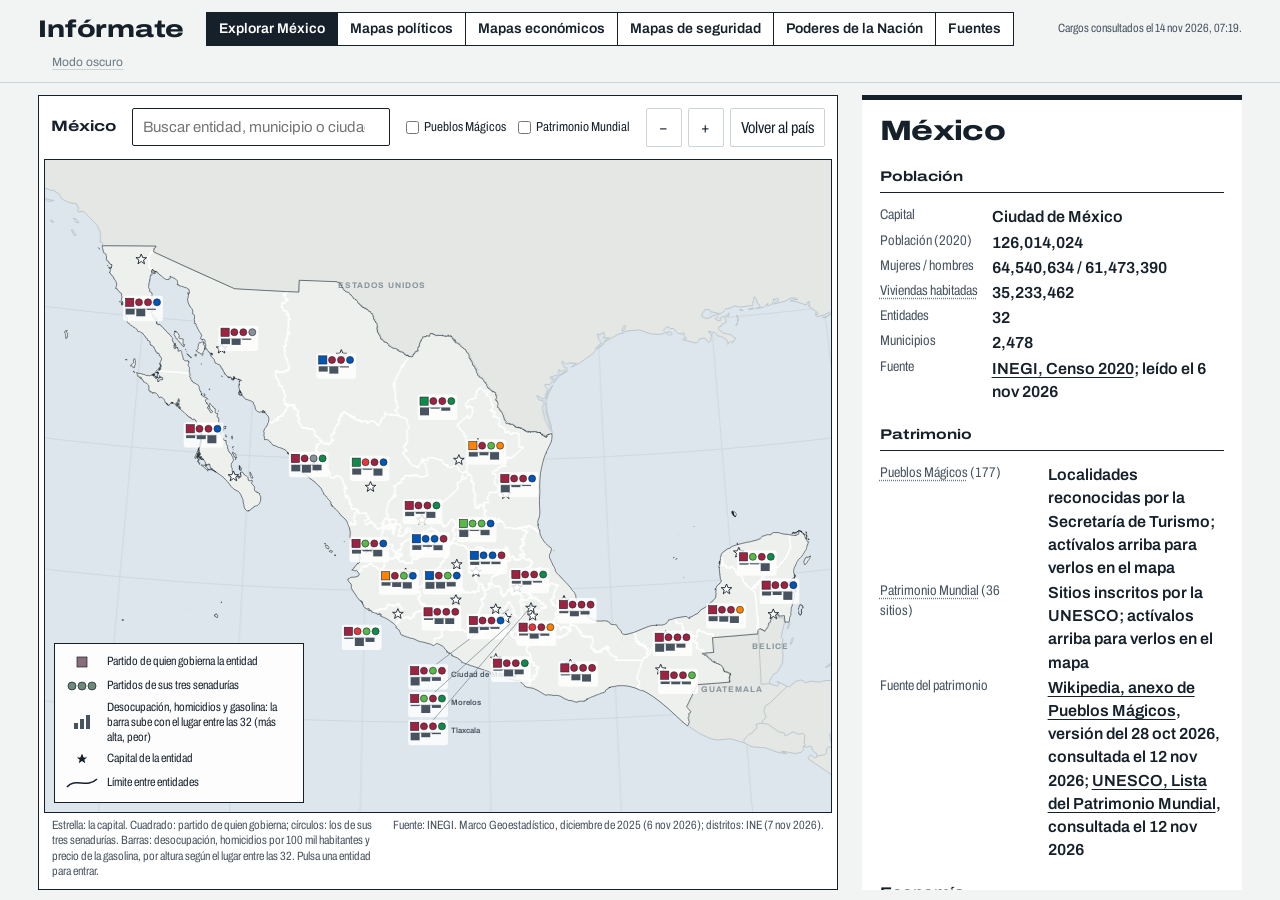
<file: web/index.html>
<!doctype html>
<html lang="es">
<head>
  <meta charset="utf-8">
  <meta name="viewport" content="width=device-width, initial-scale=1">
  <title>Infórmate</title>
  <meta name="description" content="México por niveles: el país y su Presidencia, cada estado con su gobierno, sus senadurías y su economía, cada distrito con su diputación y cada municipio con su ayuntamiento. Cada dato lleva su fuente y su fecha.">
  <meta http-equiv="Content-Security-Policy" content="default-src 'self'; img-src 'self' data:; style-src 'self' 'unsafe-inline'; script-src 'self'; connect-src 'self'; base-uri 'none'; form-action 'none'">
  <meta name="referrer" content="no-referrer">
  <link rel="stylesheet" href="style.css">
  <script src="theme.js"></script>
</head>
<body class="locked">
  <header class="masthead">
    <h1><a href="index.html">Infórmate</a></h1>
    <nav class="tabs" aria-label="Secciones">
        <a href="index.html" aria-current="page">Explorar México</a>
        <a href="mapas-politicos.html">Mapas políticos</a>
        <a href="mapas-economicos.html">Mapas económicos</a>
        <a href="mapas-seguridad.html">Mapas de seguridad</a>
        <a href="poderes.html">Poderes de la Nación</a>
        <a href="fuentes.html">Fuentes</a>
    </nav>
    <button type="button" class="theme-toggle" id="theme-toggle" aria-pressed="false">Modo oscuro</button>
    <div class="masthead__status">
      <p id="data-date"></p>
    </div>
  </header>

  <main>
    <p id="load-error" class="notice" hidden></p>

    <section class="atlas" aria-label="Mapa por niveles y datos de lo elegido">
      <div class="sheet">
        <div class="sheet__bar">
          <nav class="crumbs" id="crumbs" aria-label="Nivel actual"></nav>
          <div class="search" id="search">
            <input type="search" id="search-box" placeholder="Buscar entidad, municipio o ciudad" autocomplete="off" aria-label="Buscar un lugar" aria-controls="search-results" aria-expanded="false">
            <ul class="search__results" id="search-results" role="listbox" hidden></ul>
          </div>
          <div class="layers" role="group" aria-label="Capas del mapa">
            <label class="layer"><input type="checkbox" id="layer-pueblos"> Pueblos Mágicos</label>
            <label class="layer"><input type="checkbox" id="layer-unesco"> Patrimonio Mundial</label>
            <button type="button" class="layer layer--key" id="key-toggle" aria-pressed="false">Clave</button>
          </div>
          <div class="zoom" role="group" aria-label="Acercamiento del mapa">
            <button type="button" id="zoom-out" aria-label="Alejar">−</button>
            <button type="button" id="zoom-in" aria-label="Acercar">+</button>
            <button type="button" id="zoom-reset">Volver al país</button>
          </div>
        </div>
        <div class="map-area">
          <div class="map level-country" id="map">
            <canvas aria-hidden="true"></canvas>
            <svg role="img" aria-label="Mapa de México. Los datos de lo que se elige aparecen junto al mapa."></svg>
          </div>
          <div class="tooltip" id="tooltip" hidden></div>
          <div class="map-legend" id="legend" aria-label="Símbolos del mapa"></div>
        </div>
        <div class="sheet__foot">
          <p class="map__hint" id="hint"></p>
          <p class="map__credit" id="map-credit"></p>
        </div>
      </div>

      <aside class="ficha" aria-label="Datos del nivel elegido">
        <div id="ficha" aria-live="polite"></div>
      </aside>
    </section>

  </main>


  <script src="vendor/d3.min.js"></script>
  <script src="vendor/topojson-client.min.js"></script>
  <script src="common.js"></script>
  <script src="explorar.js"></script>
</body>
</html>
</file>
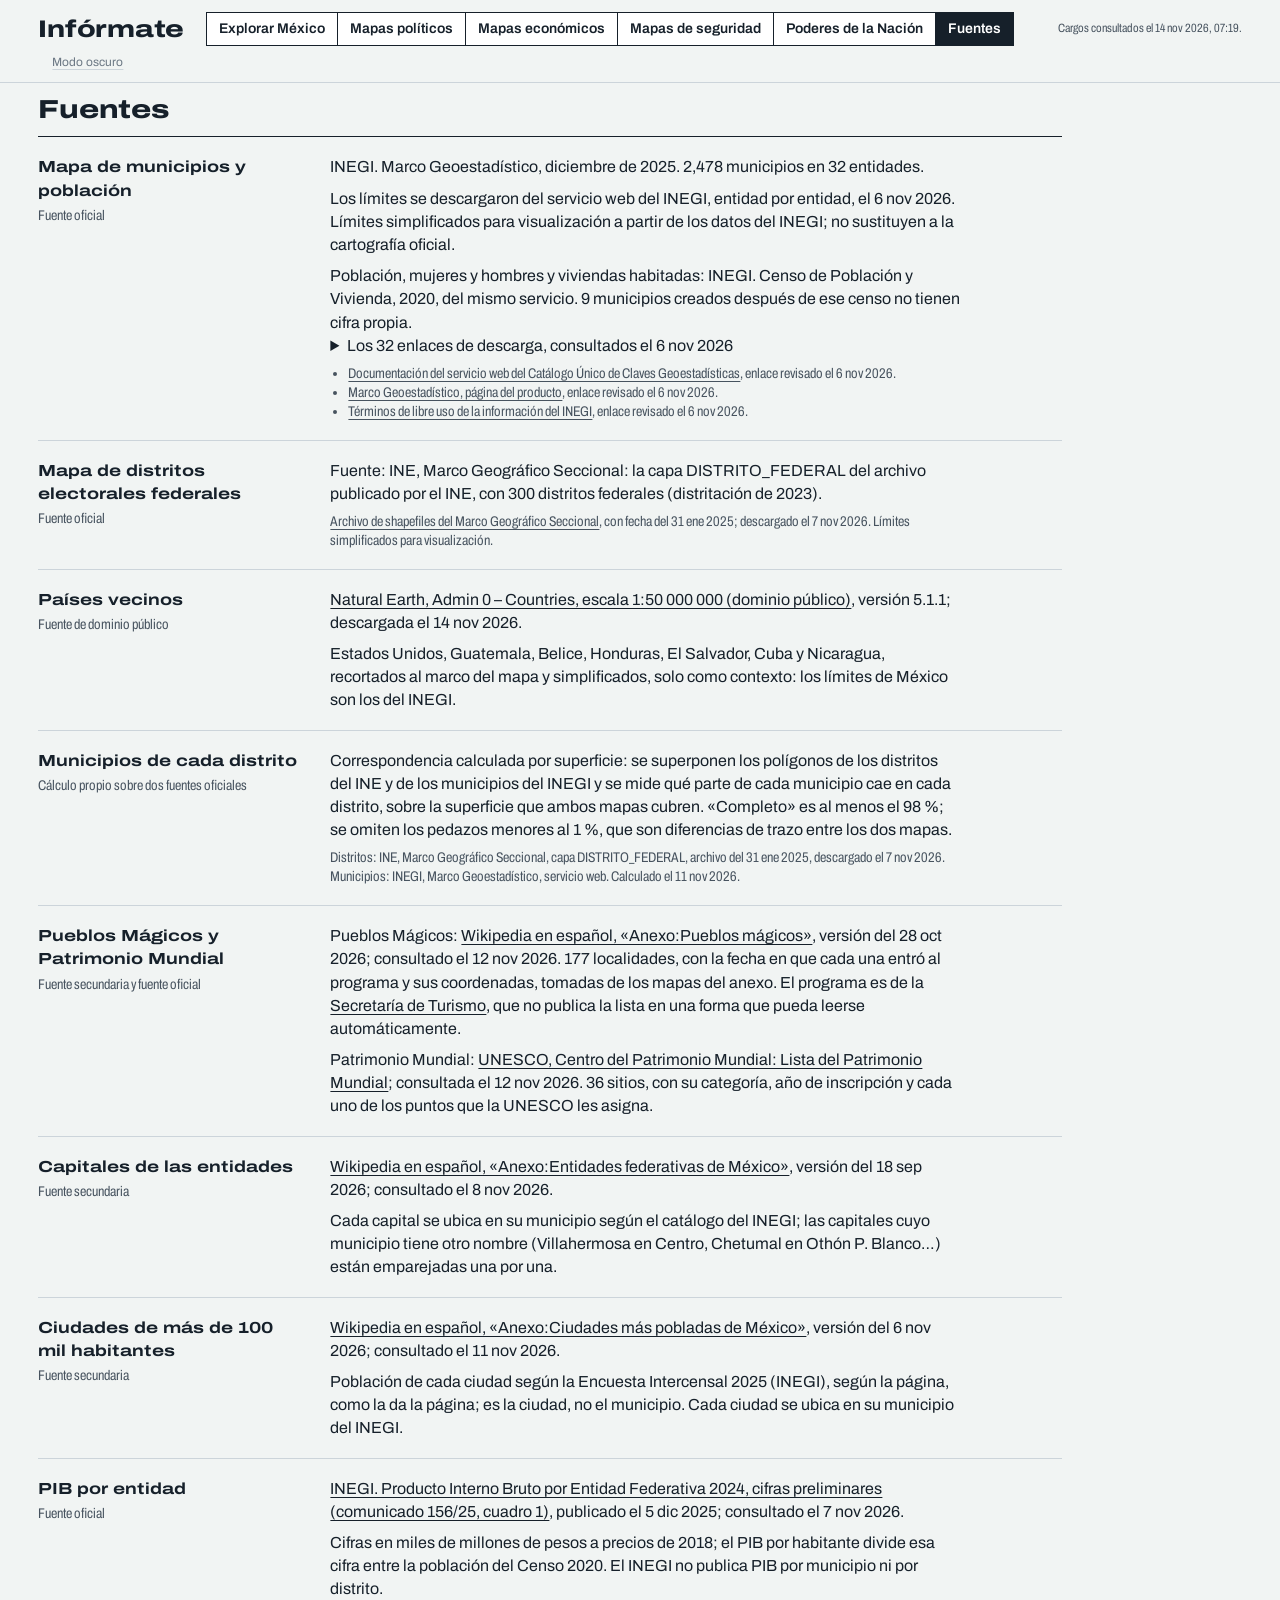
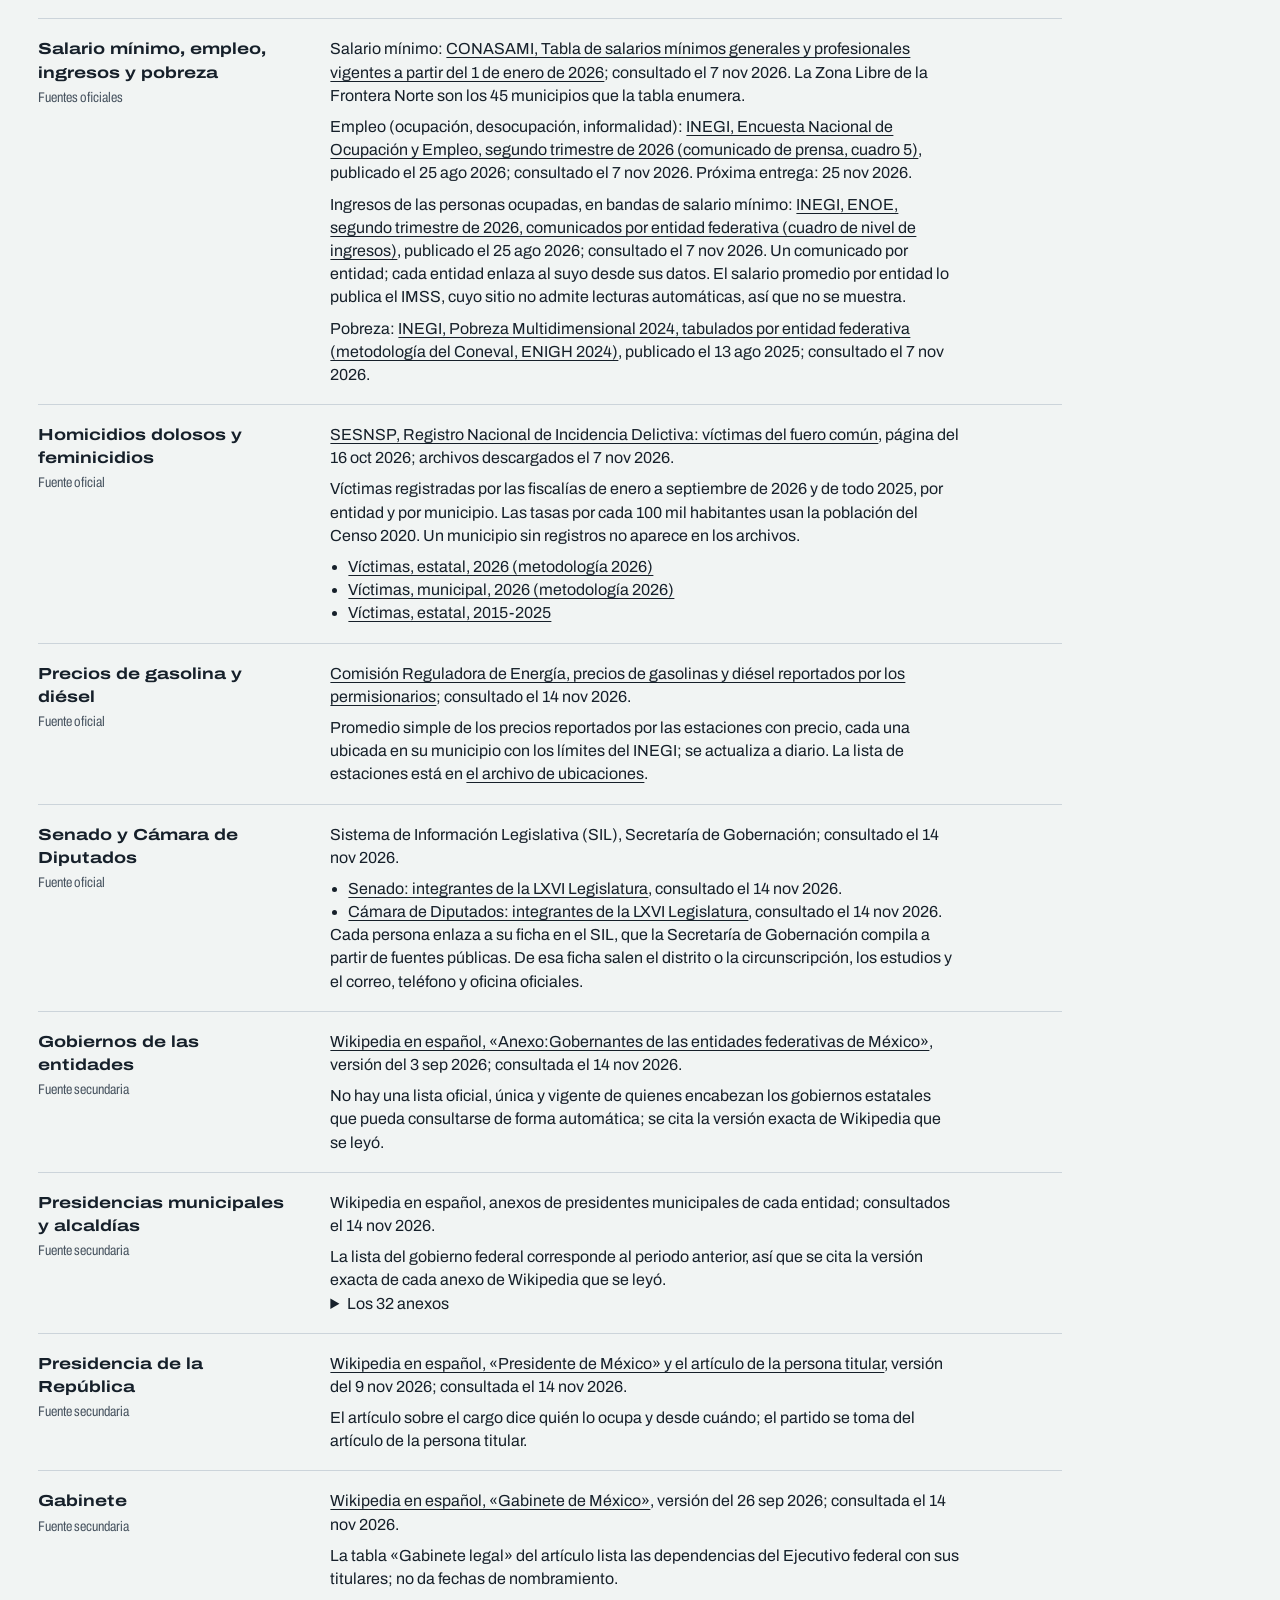
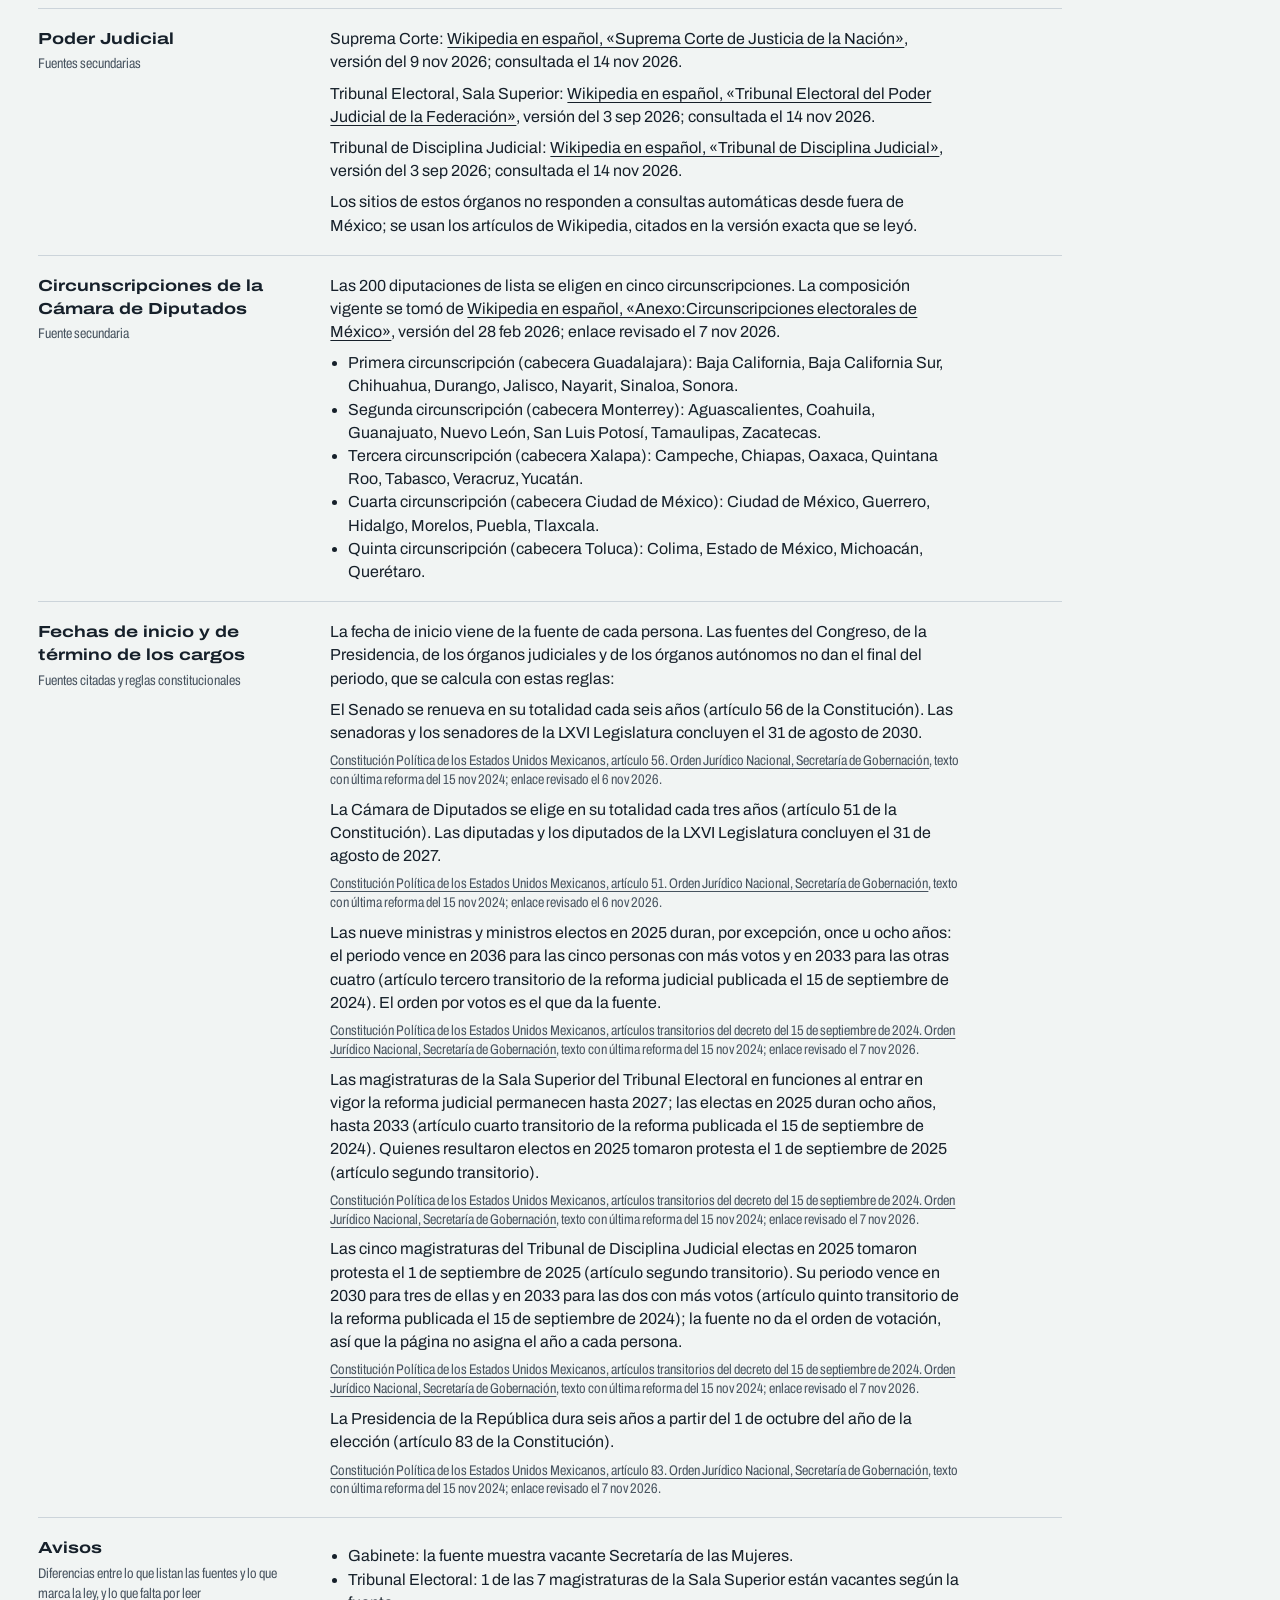
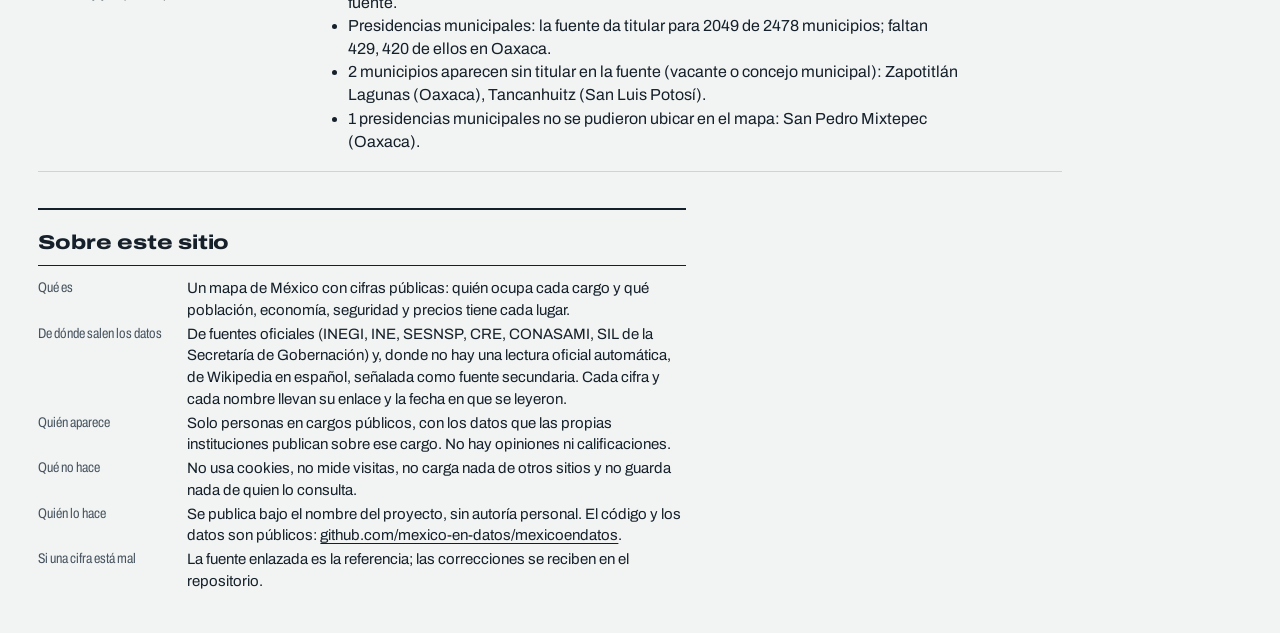
<file: web/fuentes.html>
<!doctype html>
<html lang="es">
<head>
  <meta charset="utf-8">
  <meta name="viewport" content="width=device-width, initial-scale=1">
  <title>Infórmate: fuentes</title>
  <meta name="description" content="De dónde sale cada cifra y cada nombre de Infórmate: fuentes oficiales y secundarias, con la fecha en que se leyeron, y qué es este sitio.">
  <meta http-equiv="Content-Security-Policy" content="default-src 'self'; img-src 'self' data:; style-src 'self' 'unsafe-inline'; script-src 'self'; connect-src 'self'; base-uri 'none'; form-action 'none'">
  <meta name="referrer" content="no-referrer">
  <link rel="stylesheet" href="style.css">
  <script src="theme.js"></script>
</head>
<body>
  <header class="masthead">
    <h1><a href="index.html">Infórmate</a></h1>
    <nav class="tabs" aria-label="Secciones">
        <a href="index.html">Explorar México</a>
        <a href="mapas-politicos.html">Mapas políticos</a>
        <a href="mapas-economicos.html">Mapas económicos</a>
        <a href="mapas-seguridad.html">Mapas de seguridad</a>
        <a href="poderes.html">Poderes de la Nación</a>
        <a href="fuentes.html" aria-current="page">Fuentes</a>
    </nav>
    <button type="button" class="theme-toggle" id="theme-toggle" aria-pressed="false">Modo oscuro</button>
    <div class="masthead__status">
      <p id="data-date"></p>
    </div>
  </header>

  <main class="page">
    <p id="load-error" class="notice" hidden></p>
    <section class="sources" id="fuentes">
      <h2>Fuentes</h2>
      <div id="sources"></div>
    </section>
    <section class="about" id="sobre">
      <h2>Sobre este sitio</h2>
      <dl class="facts">
        <dt>Qué es</dt><dd>Un mapa de México con cifras públicas: quién ocupa cada cargo y qué población, economía, seguridad y precios tiene cada lugar.</dd>
        <dt>De dónde salen los datos</dt><dd>De fuentes oficiales (INEGI, INE, SESNSP, CRE, CONASAMI, SIL de la Secretaría de Gobernación) y, donde no hay una lectura oficial automática, de Wikipedia en español, señalada como fuente secundaria. Cada cifra y cada nombre llevan su enlace y la fecha en que se leyeron.</dd>
        <dt>Quién aparece</dt><dd>Solo personas en cargos públicos, con los datos que las propias instituciones publican sobre ese cargo. No hay opiniones ni calificaciones.</dd>
        <dt>Qué no hace</dt><dd>No usa cookies, no mide visitas, no carga nada de otros sitios y no guarda nada de quien lo consulta.</dd>
        <dt>Quién lo hace</dt><dd>Se publica bajo el nombre del proyecto, sin autoría personal. El código y los datos son públicos: <a href="https://github.com/mexico-en-datos/mexicoendatos" rel="noopener noreferrer">github.com/mexico-en-datos/mexicoendatos</a>.</dd>
        <dt>Si una cifra está mal</dt><dd>La fuente enlazada es la referencia; las correcciones se reciben en el repositorio.</dd>
      </dl>
    </section>
  </main>

  <script src="vendor/d3.min.js"></script>
  <script src="common.js"></script>
  <script src="fuentes.js"></script>
</body>
</html>
</file>
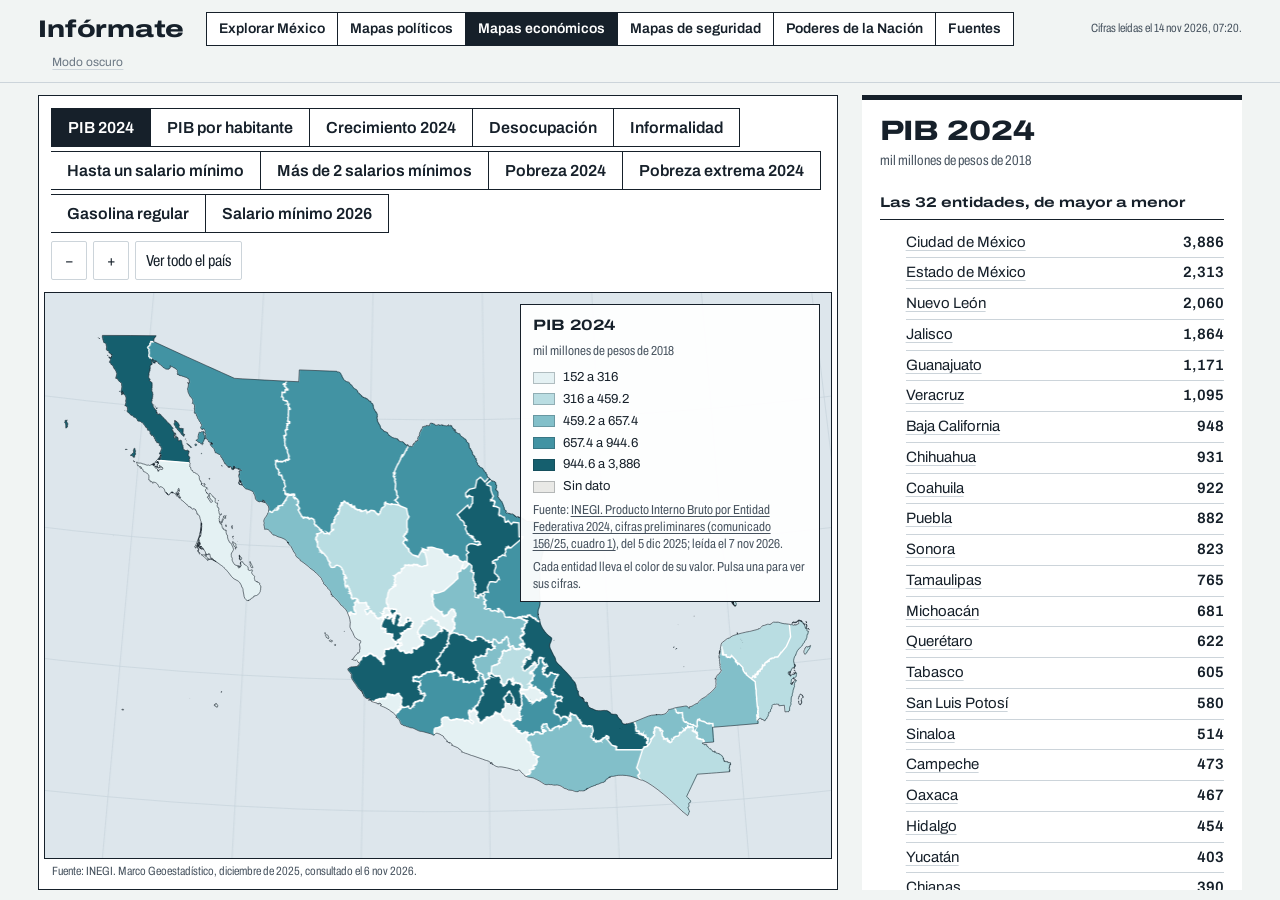
<file: web/mapas-economicos.html>
<!doctype html>
<html lang="es">
<head>
  <meta charset="utf-8">
  <meta name="viewport" content="width=device-width, initial-scale=1">
  <title>Infórmate: mapas económicos</title>
  <meta name="description" content="Mapas económicos de México: PIB, PIB por habitante, crecimiento, desocupación, informalidad, pobreza, salario mínimo y precio de la gasolina, por entidad o municipio, con fuente y fecha.">
  <meta http-equiv="Content-Security-Policy" content="default-src 'self'; img-src 'self' data:; style-src 'self' 'unsafe-inline'; script-src 'self'; connect-src 'self'; base-uri 'none'; form-action 'none'">
  <meta name="referrer" content="no-referrer">
  <link rel="stylesheet" href="style.css">
  <script src="theme.js"></script>
</head>
<body class="locked" data-tema="economia">
  <header class="masthead">
    <h1><a href="index.html">Infórmate</a></h1>
    <nav class="tabs" aria-label="Secciones">
        <a href="index.html">Explorar México</a>
        <a href="mapas-politicos.html">Mapas políticos</a>
        <a href="mapas-economicos.html" aria-current="page">Mapas económicos</a>
        <a href="mapas-seguridad.html">Mapas de seguridad</a>
        <a href="poderes.html">Poderes de la Nación</a>
        <a href="fuentes.html">Fuentes</a>
    </nav>
    <button type="button" class="theme-toggle" id="theme-toggle" aria-pressed="false">Modo oscuro</button>
    <div class="masthead__status">
      <p id="data-date"></p>
    </div>
  </header>

  <main>
    <p id="load-error" class="notice" hidden></p>

    <section class="atlas" aria-label="Mapa por cifra y lista de entidades">
      <div class="sheet">
        <div class="sheet__bar">
          <div class="views" role="group" aria-label="Qué cifra muestra el mapa"></div>
          <div class="zoom" role="group" aria-label="Acercamiento del mapa">
            <button type="button" id="zoom-out" aria-label="Alejar">−</button>
            <button type="button" id="zoom-in" aria-label="Acercar">+</button>
            <button type="button" id="zoom-reset">Ver todo el país</button>
          </div>
        </div>
        <div class="map-area">
          <div class="map" id="map">
            <canvas aria-hidden="true"></canvas>
            <svg role="img" aria-label="Mapa de México coloreado por la cifra elegida. La lista de la derecha da el valor de cada entidad."></svg>
          </div>
          <figure class="inset legend-box" id="legend"></figure>
          <div class="tooltip" id="tooltip" hidden></div>
        </div>
        <div class="sheet__foot">
          <p class="map__credit" id="map-credit"></p>
        </div>
      </div>

      <aside class="ficha" aria-label="Cifras y lugares">
        <div id="ficha" aria-live="polite"></div>
      </aside>
    </section>
  </main>


  <script src="vendor/d3.min.js"></script>
  <script src="vendor/topojson-client.min.js"></script>
  <script src="common.js"></script>
  <script src="tematicos.js"></script>
</body>
</html>
</file>
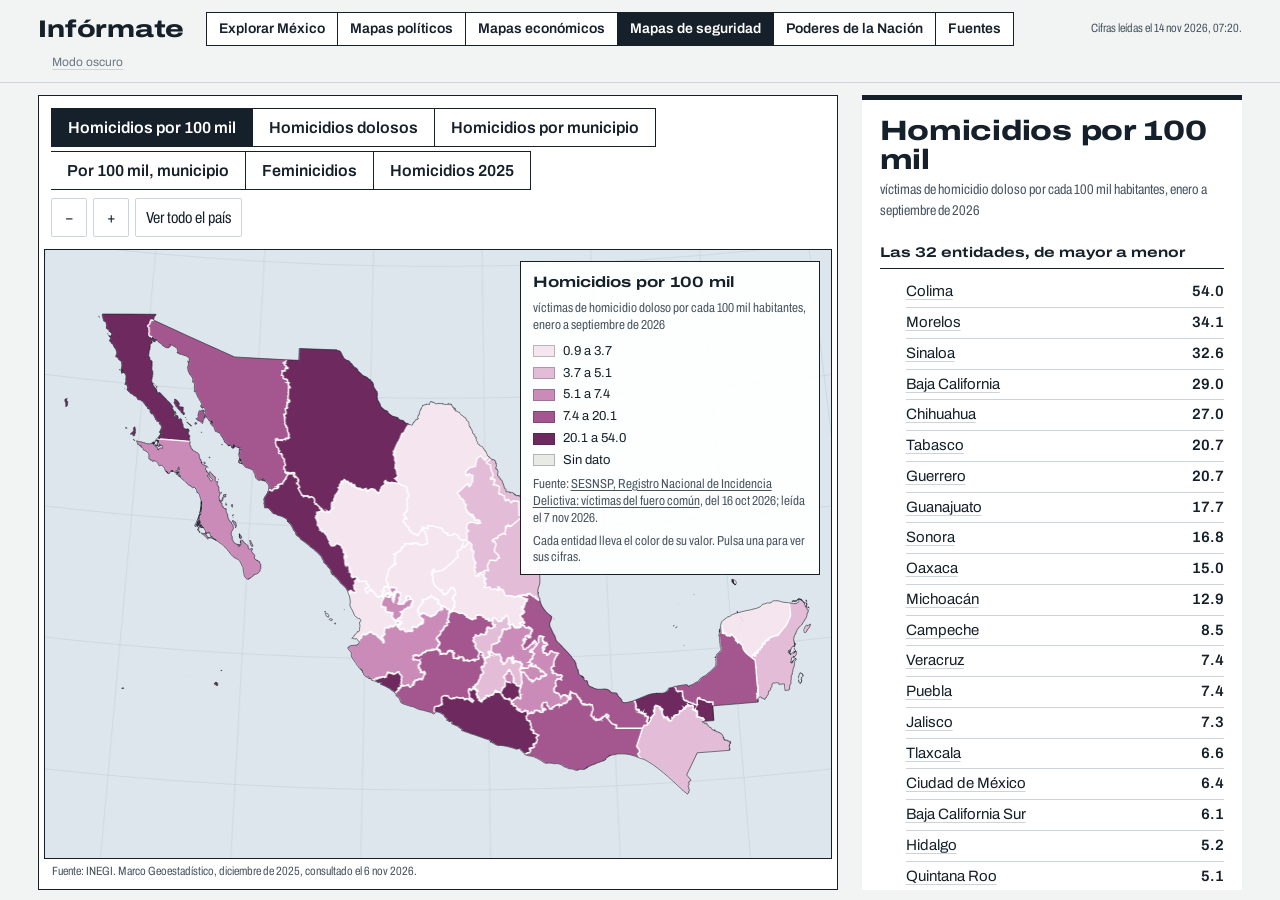
<file: web/mapas-seguridad.html>
<!doctype html>
<html lang="es">
<head>
  <meta charset="utf-8">
  <meta name="viewport" content="width=device-width, initial-scale=1">
  <title>Infórmate: mapas de seguridad</title>
  <meta name="description" content="Mapas de seguridad de México: víctimas de homicidio doloso y feminicidio por entidad y por municipio, en número y por cada 100 mil habitantes, según el SESNSP, con fuente y fecha.">
  <meta http-equiv="Content-Security-Policy" content="default-src 'self'; img-src 'self' data:; style-src 'self' 'unsafe-inline'; script-src 'self'; connect-src 'self'; base-uri 'none'; form-action 'none'">
  <meta name="referrer" content="no-referrer">
  <link rel="stylesheet" href="style.css">
  <script src="theme.js"></script>
</head>
<body class="locked" data-tema="seguridad">
  <header class="masthead">
    <h1><a href="index.html">Infórmate</a></h1>
    <nav class="tabs" aria-label="Secciones">
        <a href="index.html">Explorar México</a>
        <a href="mapas-politicos.html">Mapas políticos</a>
        <a href="mapas-economicos.html">Mapas económicos</a>
        <a href="mapas-seguridad.html" aria-current="page">Mapas de seguridad</a>
        <a href="poderes.html">Poderes de la Nación</a>
        <a href="fuentes.html">Fuentes</a>
    </nav>
    <button type="button" class="theme-toggle" id="theme-toggle" aria-pressed="false">Modo oscuro</button>
    <div class="masthead__status">
      <p id="data-date"></p>
    </div>
  </header>

  <main>
    <p id="load-error" class="notice" hidden></p>

    <section class="atlas" aria-label="Mapa por cifra y lista de entidades">
      <div class="sheet">
        <div class="sheet__bar">
          <div class="views" role="group" aria-label="Qué cifra muestra el mapa"></div>
          <div class="zoom" role="group" aria-label="Acercamiento del mapa">
            <button type="button" id="zoom-out" aria-label="Alejar">−</button>
            <button type="button" id="zoom-in" aria-label="Acercar">+</button>
            <button type="button" id="zoom-reset">Ver todo el país</button>
          </div>
        </div>
        <div class="map-area">
          <div class="map" id="map">
            <canvas aria-hidden="true"></canvas>
            <svg role="img" aria-label="Mapa de México coloreado por la cifra elegida. La lista de la derecha da el valor de cada entidad."></svg>
          </div>
          <figure class="inset legend-box" id="legend"></figure>
          <div class="tooltip" id="tooltip" hidden></div>
        </div>
        <div class="sheet__foot">
          <p class="map__credit" id="map-credit"></p>
        </div>
      </div>

      <aside class="ficha" aria-label="Cifras y lugares">
        <div id="ficha" aria-live="polite"></div>
      </aside>
    </section>
  </main>


  <script src="vendor/d3.min.js"></script>
  <script src="vendor/topojson-client.min.js"></script>
  <script src="common.js"></script>
  <script src="tematicos.js"></script>
</body>
</html>
</file>
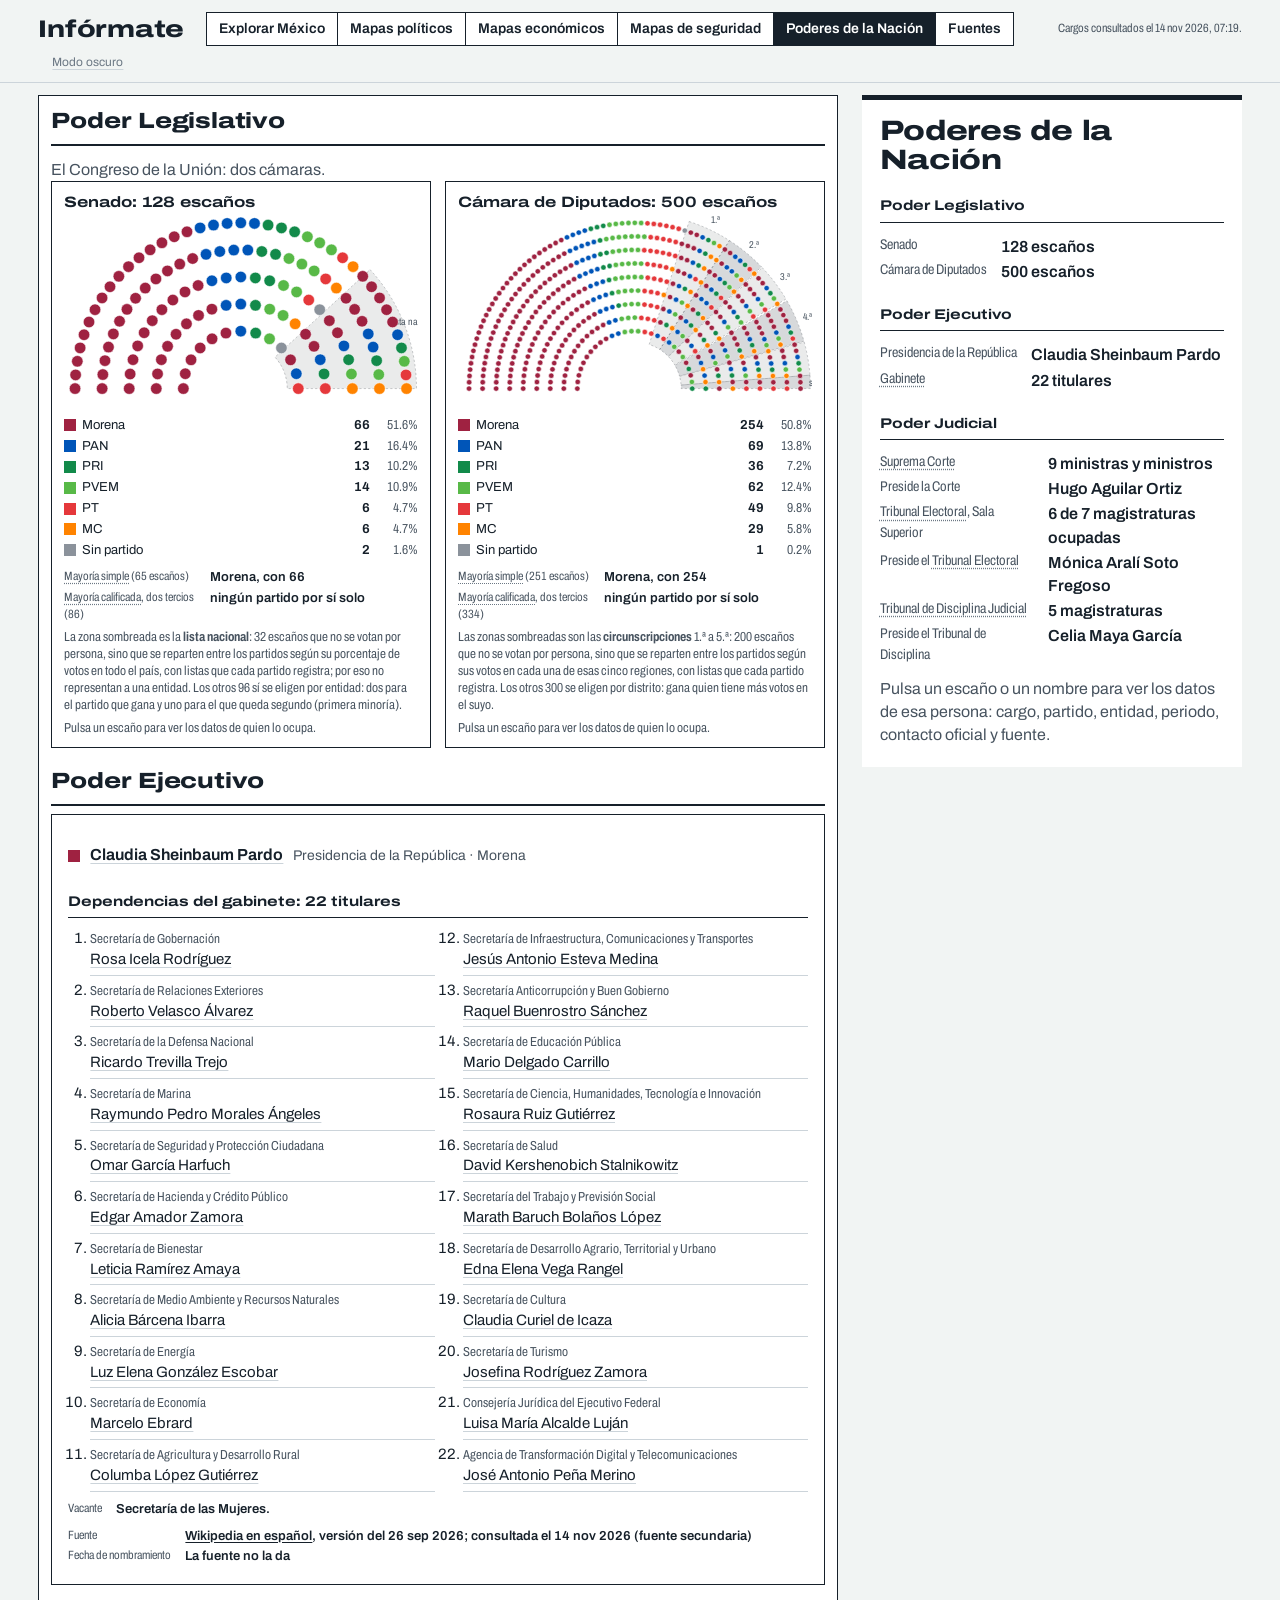
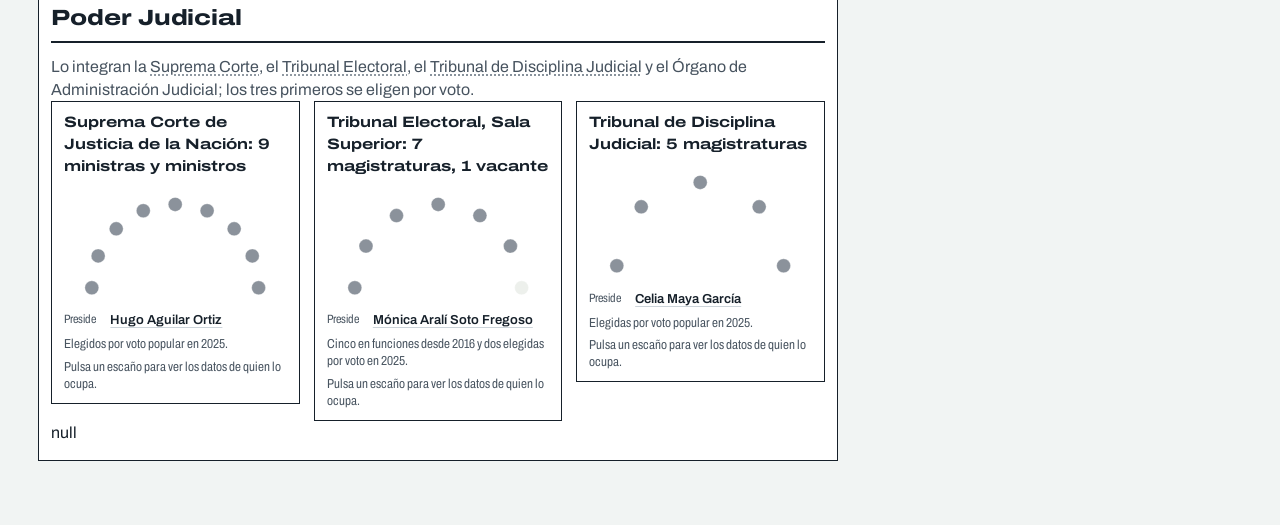
<file: web/poderes.html>
<!doctype html>
<html lang="es">
<head>
  <meta charset="utf-8">
  <meta name="viewport" content="width=device-width, initial-scale=1">
  <title>Infórmate: Poderes de la Nación</title>
  <meta name="description" content="Los poderes de la Unión en México: cada escaño del Senado y de la Cámara de Diputados por partido, con mayorías; la Suprema Corte; la Presidencia y su gabinete; quién preside cada cámara y coordina cada grupo; los órganos constitucionales autónomos. Cada persona con su fuente y su fecha.">
  <meta http-equiv="Content-Security-Policy" content="default-src 'self'; img-src 'self' data:; style-src 'self' 'unsafe-inline'; script-src 'self'; connect-src 'self'; base-uri 'none'; form-action 'none'">
  <meta name="referrer" content="no-referrer">
  <link rel="stylesheet" href="style.css">
  <script src="theme.js"></script>
</head>
<body>
  <header class="masthead">
    <h1><a href="index.html">Infórmate</a></h1>
    <nav class="tabs" aria-label="Secciones">
        <a href="index.html">Explorar México</a>
        <a href="mapas-politicos.html">Mapas políticos</a>
        <a href="mapas-economicos.html">Mapas económicos</a>
        <a href="mapas-seguridad.html">Mapas de seguridad</a>
        <a href="poderes.html" aria-current="page">Poderes de la Nación</a>
        <a href="fuentes.html">Fuentes</a>
    </nav>
    <button type="button" class="theme-toggle" id="theme-toggle" aria-pressed="false">Modo oscuro</button>
    <div class="masthead__status">
      <p id="data-date"></p>
    </div>
  </header>

  <main>
    <p id="load-error" class="notice" hidden></p>

    <section class="atlas" aria-label="Poderes de la Unión y datos de la persona elegida">
      <div class="sheet chambers-sheet">
        <div class="chambers" id="chambers">
          <div id="grid"></div>
          <div class="tooltip" id="tooltip" hidden></div>
        </div>
      </div>

      <aside class="ficha" aria-label="Datos de la persona elegida">
        <div id="ficha" aria-live="polite"></div>
      </aside>
    </section>

  </main>


  <script src="vendor/d3.min.js"></script>
  <script src="common.js"></script>
  <script src="poderes.js"></script>
</body>
</html>
</file>
<file: web/style.css>
/* Infórmate
   One typeface, three widths, the way map lettering separates kinds of things:
   expanded for places, regular for people, condensed for sources and dates.
   The only saturated colour on the page is party colour. */

@font-face {
  font-family: "Archivo";
  src: url("vendor/fonts/archivo-latin.woff2") format("woff2");
  font-weight: 100 900;
  font-stretch: 62% 125%;
  font-display: swap;
  unicode-range: U+0000-00FF, U+0131, U+0152-0153, U+02BB-02BC, U+02C6, U+02DA, U+02DC, U+0304, U+0308, U+0329, U+2000-206F, U+20AC, U+2122, U+2191, U+2193, U+2212, U+2215, U+FEFF, U+FFFD;
}
@font-face {
  font-family: "Archivo";
  src: url("vendor/fonts/archivo-latin-ext.woff2") format("woff2");
  font-weight: 100 900;
  font-stretch: 62% 125%;
  font-display: swap;
  unicode-range: U+0100-02BA, U+02BD-02C5, U+02C7-02CC, U+02CE-02D7, U+02DD-02FF, U+0304, U+0308, U+0329, U+1D00-1DBF, U+1E00-1E9F, U+1EF2-1EFF, U+2020, U+20A0-20AB, U+20AD-20C4, U+2113, U+2C60-2C7F, U+A720-A7FF;
}

:root {
  color-scheme: light;

  --paper: #f1f4f3;
  --sheet: #ffffff;
  --sea: #dde6ec;
  --land: #edf0ec;
  --ink: #16202a;
  --ink-2: #47535f;
  --ink-3: #6c7884;
  --rule: #ccd4da;

  /* Party colours: validated together for colour-blind separation (see README). */
  --morena: #9f2241;
  --pan: #0055b8;
  --pri: #128a4a;
  --pvem: #58b947;
  --pt: #e5383b;
  --mc: #ff8300;
  --otro: #3aa6c9;
  --sp: #8b929b;

  --place: 125%;
  --person: 100%;
  --source: 78%;

  --gutter: clamp(16px, 3vw, 40px);
}

*, *::before, *::after { box-sizing: border-box; }

body {
  margin: 0;
  background: var(--paper);
  color: var(--ink);
  font-family: "Archivo", "Helvetica Neue", Arial, sans-serif;
  font-size: 1rem;
  line-height: 1.45;
  font-stretch: var(--person);
  -webkit-font-smoothing: antialiased;
}

h1, h2, h3, h4, p { margin: 0; }
a { color: inherit; text-decoration-thickness: 1px; text-underline-offset: 0.18em; }
a:hover { text-decoration-thickness: 2px; }
[hidden] { display: none !important; }

:focus-visible { outline: 2px solid var(--ink); outline-offset: 2px; }

button, select, input { font: inherit; color: inherit; }

/* ---------- Masthead ---------- */

.masthead {
  display: flex;
  flex-wrap: wrap;
  align-items: flex-end;
  justify-content: space-between;
  gap: 16px 40px;
  padding: 28px var(--gutter) 20px;
}
.masthead h1 {
  font-stretch: var(--place);
  font-weight: 800;
  font-size: clamp(2.25rem, 5vw, 3.75rem);
  line-height: 0.95;
  letter-spacing: -0.02em;
}
.masthead__title p {
  margin-top: 10px;
  max-width: 62ch;
  color: var(--ink-2);
  font-size: 1.0625rem;
}
.masthead__status {
  display: grid;
  justify-items: end;
  gap: 6px;
  font-stretch: var(--source);
  font-size: 0.875rem;
  color: var(--ink-2);
  text-align: right;
}
#refresh-msg:empty { display: none; }

.button {
  padding: 7px 14px;
  background: var(--ink);
  color: var(--sheet);
  border: 1px solid var(--ink);
  border-radius: 2px;
  font-stretch: var(--person);
  font-weight: 600;
  cursor: pointer;
}
.button:hover { background: #2a3742; }
.button:disabled { opacity: 0.55; cursor: progress; }
.button--quiet { margin-top: 12px; background: var(--sheet); color: var(--ink); }
.button--quiet:hover { background: var(--paper); }

main { padding: 0 var(--gutter) 64px; }

.notice {
  margin-bottom: 16px;
  padding: 12px 16px;
  background: var(--sheet);
  border-left: 4px solid var(--ink);
}

/* ---------- Atlas: map sheet + ficha ---------- */

.atlas {
  display: grid;
  grid-template-columns: minmax(0, 1fr) minmax(300px, 380px);
  gap: 24px;
  align-items: start;
}

/* The sheet borrows the double neatline of a printed map sheet. */
.sheet {
  background: var(--sheet);
  border: 1px solid var(--ink);
  padding: 5px;
}
.sheet__bar {
  display: flex;
  flex-wrap: wrap;
  align-items: center;
  gap: 8px 16px;
  padding: 7px 7px 12px;
}

.tabs { display: inline-flex; flex-wrap: wrap; margin-top: 18px; }
.tabs a {
  padding: 7px 16px;
  background: var(--sheet);
  border: 1px solid var(--ink);
  color: var(--ink);
  font-weight: 600;
  text-decoration: none;
}
.tabs a + a { border-left: 0; }
.tabs a[aria-current="page"] { background: var(--ink); color: var(--sheet); }
.tabs a:hover:not([aria-current="page"]) { background: var(--land); }
.tabs a:focus-visible { outline: 2px solid var(--ink); outline-offset: 2px; position: relative; }
.views { display: inline-flex; }
.views button {
  padding: 7px 16px;
  background: var(--sheet);
  border: 1px solid var(--ink);
  font-weight: 600;
  cursor: pointer;
}
.views button + button { border-left: 0; }
.views button[aria-pressed="true"] { background: var(--ink); color: var(--sheet); }

.toggle {
  display: inline-flex;
  align-items: center;
  gap: 7px;
  margin-left: auto;
  font-size: 0.9375rem;
  cursor: pointer;
}
.toggle input { width: 16px; height: 16px; margin: 0; accent-color: var(--ink); }

.zoom { display: inline-flex; gap: 6px; }
.zoom button {
  min-width: 36px;
  padding: 7px 10px;
  background: var(--sheet);
  border: 1px solid var(--rule);
  border-radius: 2px;
  font-stretch: var(--source);
  cursor: pointer;
}
.zoom button:hover { border-color: var(--ink); }

/* The map keeps its 3:2 shape but never grows taller than the window, so the
   legend below it stays in view; the sea simply continues into any spare width. */
.map-area { position: relative; }
.map {
  position: relative;
  aspect-ratio: 3 / 2;
  max-height: 70vh;
  width: 100%;
  overflow: hidden;
  border: 1px solid var(--ink);
  background: var(--sea);
  line-height: 0;
}
.map canvas { position: absolute; inset: 0; width: 100%; height: 100%; }
.map svg {
  position: relative;
  display: block;
  width: 100%;
  height: 100%;
  overflow: visible;
  touch-action: pan-x pan-y;
  cursor: grab;
}
.map svg:active { cursor: grabbing; }
.map__credit {
  position: absolute;
  right: 8px;
  bottom: 8px;
  padding: 3px 7px;
  background: rgba(255, 255, 255, 0.88);
  line-height: 1.3;
  font-stretch: var(--source);
  font-size: 0.75rem;
  color: var(--ink-2);
}
.map__hint {
  position: absolute;
  left: 8px;
  bottom: 8px;
  padding: 3px 7px;
  background: rgba(255, 255, 255, 0.88);
  line-height: 1.3;
  font-stretch: var(--source);
  font-size: 0.8125rem;
  color: var(--ink-2);
  pointer-events: none;
}

/* Line widths are divided by the zoom level (--k, set from the script) so they
   keep the same thickness on screen at any zoom. */
.state { stroke: none; }
.muni-lines { fill: none; stroke: rgba(255, 255, 255, 0.5); stroke-width: calc(0.5px / var(--k, 1)); }
.view-seats .muni-lines { stroke: rgba(22, 32, 42, 0.4); }
.state-lines { fill: none; stroke: #ffffff; stroke-width: calc(1.5px / var(--k, 1)); stroke-linejoin: round; }
/* Over striped fills, state borders are dark so they are not mistaken for the gaps between stripes. */
.view-seats .state-lines { stroke: var(--ink); stroke-width: calc(1px / var(--k, 1)); }
.coast { fill: none; stroke: var(--ink); stroke-width: calc(0.7px / var(--k, 1)); stroke-linejoin: round; }
.selected-outline { fill: none; stroke: var(--ink); stroke-width: calc(2.5px / var(--k, 1)); stroke-linejoin: round; pointer-events: none; }
/* Municipality shapes are only there to be pointed at: nothing is painted until hover. */
.muni { fill: none; pointer-events: all; cursor: pointer; }
.muni:hover { fill: rgba(22, 32, 42, 0.22); }
/* Governors and senators are state-level, so municipalities stay hidden unless asked for;
   pointing then highlights the whole state. */
.map:not(.show-munis) .muni-lines { display: none; }
.map:not(.show-munis) .muni:hover { fill: none; }
.hover-state { fill: rgba(22, 32, 42, 0.2); pointer-events: none; }
/* The municipal view is about municipalities, so their borders and hover are always on. */
.map.view-mayor .muni-lines { display: inline; stroke: rgba(255, 255, 255, 0.55); }
.map.view-mayor .muni:hover { fill: rgba(22, 32, 42, 0.25); }
/* Districts can be pointed at only in the Deputies view, where they are what the map shows. */
.district { fill: none; pointer-events: none; }
.map.view-deputy .district { pointer-events: all; cursor: pointer; }
.map.view-deputy .muni { pointer-events: none; }
.map.view-deputy .muni-lines { display: none; }


.tooltip {
  position: absolute;
  z-index: 2;
  max-width: 280px;
  padding: 8px 10px;
  background: var(--sheet);
  border: 1px solid var(--ink);
  line-height: 1.3;
  font-size: 0.875rem;
  pointer-events: none;
}
.tooltip__place { font-stretch: var(--place); font-weight: 700; font-size: 0.8125rem; }
.tooltip__sub { font-stretch: var(--source); color: var(--ink-2); }
.tooltip__people { margin-top: 6px; display: grid; gap: 3px; }
.tooltip .swatch { width: 9px; height: 9px; }


.legend__title { font-size: 0.875rem; color: var(--ink-2); margin-bottom: 6px; }
.legend__items { display: flex; flex-wrap: wrap; gap: 6px 18px; list-style: none; margin: 0; padding: 0; }
.legend__items li { display: inline-flex; align-items: center; gap: 7px; font-size: 0.9375rem; }
.legend__count { font-variant-numeric: tabular-nums; color: var(--ink-2); }

.swatch.swatch--empty { background: var(--land); outline: 1px solid var(--ink-3); outline-offset: -1px; }
.swatch {
  flex: none;
  display: inline-block;
  width: 12px;
  height: 12px;
  background: var(--c, var(--sp));
}

/* The hemicycle: every seat of the chamber, drawn over the empty sea at the top right. */
.inset {
  position: absolute;
  top: 12px;
  right: 12px;
  z-index: 1;
  width: 372px;
  max-width: calc(100% - 24px);
  margin: 0;
  padding: 10px 12px 8px;
  background: rgba(255, 255, 255, 0.95);
  border: 1px solid var(--ink);
}
.inset > figcaption { font-stretch: var(--place); font-weight: 700; font-size: 0.9375rem; }
.inset svg { display: block; width: 100%; height: auto; margin-top: 4px; overflow: visible; }
.inset__counts {
  display: grid;
  grid-template-columns: 1fr 1fr;
  gap: 2px 14px;
  margin: 6px 0 0;
  padding: 0;
  list-style: none;
  font-size: 0.8125rem;
  font-variant-numeric: tabular-nums;
}
.inset__counts li { display: grid; grid-template-columns: 12px 1fr auto auto; align-items: center; gap: 6px; }
.inset__party { overflow: hidden; text-overflow: ellipsis; white-space: nowrap; }
.inset__seats { font-weight: 650; text-align: right; }
.inset__share { font-stretch: var(--source); color: var(--ink-2); text-align: right; min-width: 3.2em; }
.inset__majority { margin-top: 6px; font-size: 0.8125rem; line-height: 1.3; }
.inset__majority + .inset__majority { margin-top: 2px; }
.inset__majority b { font-weight: 650; }
.inset__note, .inset__key { margin-top: 6px; font-stretch: var(--source); font-size: 0.8125rem; line-height: 1.3; color: var(--ink-2); }
.inset__wedge { fill: rgba(22, 32, 42, 0.09); stroke: rgba(22, 32, 42, 0.35); stroke-width: 0.6; stroke-dasharray: 2 2; }
.inset__wedge--alt { fill: rgba(22, 32, 42, 0.17); }
.inset svg[hidden] { display: none; }


/* The "Poderes" view: the federal powers side by side instead of the map. */
.overview { padding: 4px 6px 10px; }
.overview__title { margin: 6px 0 12px; border: 0; padding: 0; font-size: 1.25rem; }
.overview__grid { display: grid; grid-template-columns: repeat(3, minmax(0, 1fr)); gap: 14px; align-items: start; }
.chain { margin-top: 22px; padding: 14px 16px 18px; border: 1px solid var(--ink); background: var(--sheet); }
.chain h3 { margin: 18px 0 6px; padding-bottom: 5px; border-bottom: 1px solid var(--ink); font-stretch: var(--place); font-weight: 700; font-size: 0.875rem; }
.chain__list { columns: 2; column-gap: 28px; margin: 0; padding-left: 22px; font-size: 0.9375rem; }
.chain__list li { break-inside: avoid; padding: 4px 0; border-bottom: 1px solid var(--rule); }
.chain__office { display: block; font-stretch: var(--source); font-size: 0.8125rem; color: var(--ink-2); }
.chain__name { font-weight: 600; }
@media (max-width: 700px) { .chain__list { columns: 1; } }
.overview__panel { margin: 0; padding: 10px 12px; border: 1px solid var(--ink); background: var(--sheet); }
.overview__panel > figcaption, .chamber--nested > figcaption { font-stretch: var(--place); font-weight: 700; font-size: 0.9375rem; }
.chamber--nested { margin: 14px 0 0; padding-top: 10px; border-top: 1px solid var(--rule); }
.overview .persona { padding: 8px 0; }
.overview .inset__counts { grid-template-columns: 1fr; }
@media (max-width: 1100px) { .overview__grid { grid-template-columns: repeat(2, minmax(0, 1fr)); } }
@media (max-width: 700px) { .overview__grid { grid-template-columns: minmax(0, 1fr); } }
.inset__wedge-label { font-stretch: var(--source); font-size: 9px; fill: var(--ink-2); }
.seat { stroke: #ffffff; stroke-width: 0.5; cursor: pointer; }
.seat:hover, .seat--lit { stroke: var(--ink); stroke-width: 1.4; }
.seat--chosen { stroke: var(--ink); stroke-width: 2.6; }
.persona__link { font: inherit; color: inherit; background: none; border: 0; padding: 0; text-align: left; cursor: pointer; text-decoration: underline; text-decoration-color: var(--rule-2, var(--rule)); text-underline-offset: 3px; }
.persona__link:hover { text-decoration-color: currentColor; }
.persona__link:focus-visible { outline: 2px solid var(--ink); outline-offset: 2px; }
.ficha__sub .swatch { vertical-align: -1px; }



.credit {
  font-stretch: var(--source);
  font-size: 0.8125rem;
  color: var(--ink-2);
  border-top: 1px solid var(--rule);
  padding-top: 8px;
}

/* ---------- Ficha ---------- */

.ficha {
  position: sticky;
  top: 16px;
  max-height: calc(100vh - 32px);
  overflow: auto;
  background: var(--sheet);
  border-top: 5px solid var(--ink);
  padding: 16px 18px 20px;
}
.ficha__picker { display: grid; gap: 4px; margin-bottom: 16px; }
.ficha__picker span, .filters label span {
  font-stretch: var(--source);
  font-size: 0.8125rem;
  color: var(--ink-2);
}
select, input[type="search"] {
  width: 100%;
  height: 38px;
  padding: 0 9px;
  background: var(--sheet);
  border: 1px solid var(--ink-3);
  border-radius: 2px;
}

.ficha__place {
  padding: 0;
  border: 0;
  font-stretch: var(--place);
  font-weight: 800;
  font-size: 1.75rem;
  line-height: 1.05;
  letter-spacing: -0.01em;
}
.ficha__sub { margin-top: 6px; font-stretch: var(--source); font-size: 0.875rem; color: var(--ink-2); }
.facts { display: grid; grid-template-columns: auto 1fr; gap: 2px 14px; margin: 12px 0 0; font-variant-numeric: tabular-nums; }
.facts dt { font-stretch: var(--source); font-size: 0.875rem; color: var(--ink-2); align-self: baseline; }
.facts dd { margin: 0; font-weight: 600; }
.facts dt { max-width: 11em; }
.ficha__more { margin-top: 8px; }
.ficha__parties { margin-top: 8px; gap: 4px 14px; }
.ficha__parties li { font-size: 0.875rem; }
.compact { width: 100%; margin-top: 10px; border-collapse: collapse; font-size: 0.875rem; }
.compact th, .compact td { padding: 5px 8px 5px 0; text-align: left; vertical-align: top; border-bottom: 1px solid var(--rule); }
.compact th { font-stretch: var(--source); font-weight: 600; font-size: 0.8125rem; color: var(--ink-2); border-bottom-color: var(--ink); }
.compact td:last-child { white-space: nowrap; }
.compact .swatch { margin-right: 6px; vertical-align: -1px; }
.ficha__more summary { cursor: pointer; text-decoration: underline; text-decoration-thickness: 1px; text-underline-offset: 0.18em; }
.ficha__intro { margin-top: 12px; color: var(--ink-2); }
.ficha h3 {
  margin: 22px 0 2px;
  padding-bottom: 5px;
  border-bottom: 1px solid var(--ink);
  font-stretch: var(--place);
  font-weight: 700;
  font-size: 0.875rem;
}
.ficha__back { margin-top: 20px; }
.link-button {
  padding: 0;
  background: none;
  border: 0;
  text-decoration: underline;
  text-decoration-thickness: 1px;
  text-underline-offset: 0.18em;
  cursor: pointer;
}
.link-button:hover { text-decoration-thickness: 2px; }

.persona {
  display: grid;
  grid-template-columns: 12px minmax(0, 1fr);
  gap: 0 10px;
  padding: 11px 0;
  border-bottom: 1px solid var(--rule);
}
.persona .swatch { margin-top: 5px; }
.persona__name { font-weight: 650; font-size: 1.0625rem; line-height: 1.25; }
.persona__role { color: var(--ink-2); font-size: 0.9375rem; }
.cite {
  margin-top: 4px;
  font-stretch: var(--source);
  font-size: 0.8125rem;
  line-height: 1.35;
  color: var(--ink-2);
}

.tally { width: 100%; margin-top: 14px; border-collapse: collapse; font-variant-numeric: tabular-nums; }
.tally th, .tally td { padding: 6px 0 6px 8px; border-bottom: 1px solid var(--rule); text-align: right; font-weight: 400; }
.tally th:first-child, .tally td:first-child { text-align: left; }
.tally thead th { font-stretch: var(--source); font-size: 0.8125rem; color: var(--ink-2); border-bottom-color: var(--ink); }
.tally td:first-child { display: flex; align-items: center; gap: 8px; }
.tally tfoot td { border-bottom: 0; font-weight: 650; }

/* ---------- Roster ---------- */

.roster, .sources { margin-top: 56px; }
h2 {
  font-stretch: var(--place);
  font-weight: 800;
  font-size: 1.625rem;
  letter-spacing: -0.01em;
  padding-bottom: 8px;
  border-bottom: 1px solid var(--ink);
}

.filters {
  display: grid;
  grid-template-columns: minmax(180px, 2fr) repeat(3, minmax(130px, 1fr)) auto;
  gap: 12px 16px;
  align-items: end;
  margin: 16px 0;
}
.filters label { display: grid; gap: 4px; }
.filters__count { font-stretch: var(--source); color: var(--ink-2); padding-bottom: 8px; white-space: nowrap; }

.table-wrap { overflow-x: auto; background: var(--sheet); }
.roster table { width: 100%; min-width: 860px; border-collapse: collapse; }
.roster th, .roster td { padding: 9px 12px; text-align: left; vertical-align: top; border-bottom: 1px solid var(--rule); }
.roster thead th {
  font-stretch: var(--source);
  font-weight: 600;
  font-size: 0.8125rem;
  color: var(--ink-2);
  border-bottom: 1px solid var(--ink);
  white-space: nowrap;
}
.roster td { font-size: 0.9375rem; }
.roster td.name { font-weight: 600; }
.roster td.party { white-space: nowrap; }
.roster td.party .swatch { margin-right: 7px; vertical-align: -1px; }
.roster td.dates, .roster td.cited { font-stretch: var(--source); font-size: 0.875rem; color: var(--ink-2); }
.roster td.cited .cite { margin: 0; font-size: inherit; }
.roster td.dates { font-variant-numeric: tabular-nums; white-space: nowrap; }
.roster tbody tr:hover { background: #f6f8f7; }
.roster .empty { padding: 28px 12px; color: var(--ink-2); }
.table-note { margin-top: 10px; font-stretch: var(--source); font-size: 0.875rem; color: var(--ink-2); }

/* ---------- Sources ---------- */

.source {
  display: grid;
  grid-template-columns: minmax(180px, 260px) minmax(0, 70ch);
  gap: 6px 32px;
  padding: 18px 0;
  border-bottom: 1px solid var(--rule);
}
.source h3 { font-stretch: var(--place); font-weight: 700; font-size: 1rem; }
.source__kind { margin-top: 4px; font-stretch: var(--source); font-size: 0.875rem; color: var(--ink-2); }
.source__body p + p { margin-top: 8px; }
.source__body .cite { font-size: 0.875rem; }
.source ul { margin: 8px 0 0; padding-left: 18px; }

/* ---------- Narrow screens ---------- */

@media (max-width: 900px) {
  .atlas { grid-template-columns: minmax(0, 1fr); }
  .ficha { position: static; max-height: none; }
  .masthead__status { justify-items: start; text-align: left; }
  .filters { grid-template-columns: 1fr 1fr; }
  .filters label:first-child { grid-column: 1 / -1; }
  .source { grid-template-columns: minmax(0, 1fr); }
  .views { flex-wrap: wrap; gap: 4px; }
  .views button + button { border-left: 1px solid var(--ink); }
  .map__hint { display: none; }
  .map__credit { position: static; margin-top: 4px; }
  .inset { position: static; width: 100%; max-width: none; margin-top: 8px; }
}

/* ---------- Modo B: one map, drilled into ---------- */

.crumbs { display: flex; flex-wrap: wrap; align-items: center; gap: 6px 8px; font-stretch: var(--place); font-weight: 700; font-size: 0.9375rem; }
.crumbs [aria-current="page"] { color: var(--ink); }
.crumbs .link-button { font: inherit; color: var(--ink-2); }
.crumbs__sep { color: var(--ink-3); }
.hits .hit { fill: none; pointer-events: none; cursor: pointer; }
.hits--state .hit { pointer-events: all; } /* other states always answer as whole states */
.hits--state .hit.hit--current { pointer-events: none; } /* the state you are in lets its parts be pointed at */
.map.level-state .hits--muni .hit,
.map.level-district .hits--muni .hit,
.map.level-municipality .hits--muni .hit { pointer-events: all; }
.hits .hit:hover { fill: rgba(22, 32, 42, 0.18); }
/* Governor square and senator circles on each state, shown at the country level only. */
.marks { pointer-events: none; }
.map.level-country .marks { pointer-events: all; }
.map:not(.level-country) .marks { opacity: 0; transition: opacity 0.3s; }
.mark { cursor: pointer; }
.mark__halo { fill: rgba(255, 255, 255, 0.82); }
.mark__gov, .mark__sen { stroke: var(--ink); stroke-width: 0.7; }
.mark__leader { stroke: var(--ink-3); stroke-width: 0.8; }
.mark__base { stroke: var(--ink-3); stroke-width: 0.6; }
.mark__bar { fill: var(--ink-2); }
.mark__label { font-size: 9.5px; font-weight: 600; fill: var(--ink-2); paint-order: stroke; stroke: var(--sea, #e3ebf1); stroke-width: 3; stroke-linejoin: round; }
.mark:hover .mark__halo { fill: #ffffff; stroke: var(--ink); stroke-width: 1; }
.sources__list { margin: 0; padding-left: 20px; }
.sources__list li { margin: 6px 0; }
.chain__list--one { columns: 1; margin-top: 8px; }
.persona__contact { margin: 4px 0 0; font-size: 0.875rem; color: var(--ink-2); overflow-wrap: anywhere; }

/* ---------- Poderes page and compact person entries ---------- */

.chambers-sheet { padding: 10px 12px 16px; }
.chambers { position: relative; }
.chambers-sheet .chain { margin-top: 16px; }
.chambers-sheet .inset__counts { grid-template-columns: 1fr; }
.chambers-sheet .facts { margin-top: 8px; font-size: 0.8125rem; }
.chambers-sheet .facts dt { font-size: 0.75rem; }
.people { list-style: none; margin: 8px 0 0; padding: 0; }
.person-line { display: grid; grid-template-columns: 12px minmax(0, 1fr); gap: 0 10px; padding: 8px 0; border-bottom: 1px solid var(--rule); }
.person-line .swatch { margin-top: 5px; }
.person-line__text { display: flex; flex-wrap: wrap; align-items: baseline; gap: 2px 10px; }
.person-line__name { font-weight: 650; font-size: 1rem; line-height: 1.25; }
.person-line__role { color: var(--ink-2); font-size: 0.875rem; }
.chain .people .person-line { border-bottom: 0; }
.facts dd .swatch { vertical-align: -1px; margin-right: 2px; }
.facts dd a { overflow-wrap: anywhere; }
@media (max-width: 900px) {
  .chambers-sheet .overview__grid { grid-template-columns: 1fr; }
}
.power { margin-top: 18px; }
.power:first-child { margin-top: 0; }
.power__title { margin: 0 0 8px; padding-bottom: 6px; border-bottom: 2px solid var(--ink); font-stretch: var(--place); font-weight: 800; font-size: 1.375rem; }
.overview__grid--2 { grid-template-columns: repeat(2, minmax(0, 1fr)); }
.overview__grid--3 { grid-template-columns: repeat(3, minmax(0, 1fr)); }
.chambers-sheet .chain { margin-top: 0; }
@media (max-width: 900px) { .overview__grid--2, .overview__grid--3 { grid-template-columns: 1fr; } }

/* ---------- Thematic maps: legend and ranking ---------- */
.legend-box { width: 300px; }
.scale { list-style: none; margin: 8px 0 0; padding: 0; display: grid; gap: 3px; font-size: 0.8125rem; }
.scale li { display: flex; align-items: center; gap: 8px; }
.scale__swatch { display: inline-block; width: 22px; height: 12px; border: 1px solid rgba(22, 32, 42, 0.25); flex: none; }
.ranking { margin: 8px 0 0; padding-left: 26px; font-size: 0.9375rem; }
.ranking li { display: flex; justify-content: space-between; gap: 12px; padding: 4px 0; border-bottom: 1px solid var(--rule); }
.ranking__value { font-variant-numeric: tabular-nums; font-weight: 600; white-space: nowrap; }
body[data-tema] .map.level-municipality .hits--muni .hit { pointer-events: all; }
body[data-tema] .map.level-municipality .hits--state .hit { pointer-events: none; }
.capital { pointer-events: none; }
.capital__dot { fill: var(--ink); stroke: #ffffff; stroke-width: 1.5; }
.capital__label { font-size: 11px; font-weight: 700; fill: var(--ink); paint-order: stroke; stroke: #ffffff; stroke-width: 3; stroke-linejoin: round; }
.stars { pointer-events: all; }
.star { cursor: pointer; }
.star__shape { fill: #ffffff; stroke: var(--ink); stroke-width: 1.1; stroke-linejoin: round; }
.capital .star__shape { fill: var(--ink); stroke: #ffffff; stroke-width: 1.4; }
.cities { pointer-events: none; }
.city__dot { fill: var(--ink-2); stroke: #ffffff; stroke-width: 1.2; }
.city__label { font-size: 10.5px; font-weight: 600; fill: var(--ink-2); paint-order: stroke; stroke: #ffffff; stroke-width: 3; stroke-linejoin: round; }

/* ---------- About ---------- */
.about { margin: 36px var(--gutter) 40px; padding-top: 18px; border-top: 2px solid var(--ink); max-width: 72ch; }
.about h2 { font-stretch: var(--place); font-weight: 800; font-size: 1.25rem; margin: 0 0 6px; }
.about .facts { grid-template-columns: minmax(9em, auto) 1fr; font-size: 0.9375rem; }
.about .facts dd { font-weight: 400; }

/* ---------- Phones: the map is the page; the data slides up when a place is chosen ---------- */
.ficha__close { display: none; }
@media (max-width: 700px) {
  body { overflow-x: hidden; }
  .masthead { padding: 8px var(--gutter) 6px; gap: 6px 12px; align-items: center; }
  .masthead h1 { font-size: 1.375rem; }
  .masthead__title p { display: none; }
  .masthead__status { display: none; }
  .tabs { margin-top: 6px; flex-wrap: nowrap; overflow-x: auto; max-width: 100vw; -webkit-overflow-scrolling: touch; }
  .tabs a { padding: 5px 10px; font-size: 0.8125rem; white-space: nowrap; }
  main { padding: 0; }
  .sheet { border-left: 0; border-right: 0; padding: 0; }
  .sheet__bar { padding: 6px 8px; gap: 6px 10px; }
  .map { aspect-ratio: auto; height: calc(100vh - 128px); max-height: none; }
  .map__credit { display: none; }
  .sources, .about { padding-left: var(--gutter); padding-right: var(--gutter); }
  /* The data: hidden until a place is chosen, then a sheet over the lower part of the map. */
  .ficha { display: none; }
  body.sheet-open .ficha { display: block; position: fixed; top: auto; left: 0; right: 0; bottom: 0; max-height: 62vh; overflow: auto; z-index: 20; box-shadow: 0 -8px 24px rgba(22, 32, 42, 0.18); padding-bottom: calc(20px + env(safe-area-inset-bottom, 0px)); }
  body.sheet-open .ficha__close { display: block; margin: 0 0 8px; text-align: right; }
}

/* ---------- Footer link and the sources page ---------- */
.foot { margin: 28px var(--gutter) 32px; font-size: 0.9375rem; }
.page { padding: 0 var(--gutter); max-width: 1100px; }
.page .sources { margin-top: 24px; }
.page .about { margin-left: 0; margin-right: 0; }
@media (max-width: 700px) { .foot { margin: 16px var(--gutter) 24px; } }

/* ---------- Compact top bar: everything on one line, the map gets the rest of the screen ---------- */
.masthead { align-items: center; gap: 8px 22px; padding: 12px var(--gutter) 10px; border-bottom: 1px solid var(--rule); }
.masthead h1 { font-size: 1.5rem; line-height: 1; letter-spacing: -0.01em; }
.masthead h1 a { color: inherit; text-decoration: none; }
.masthead .tabs { margin-top: 0; }
.masthead .tabs a { padding: 6px 12px; font-size: 0.875rem; }
.masthead__status { margin-left: auto; gap: 4px; }
.masthead__status p { font-size: 0.75rem; }
main { padding-top: 12px; }
.map { aspect-ratio: auto; height: calc(100vh - 176px); min-height: 380px; max-height: none; }
.ficha { top: 12px; max-height: calc(100vh - 100px); }
.page .sources { margin-top: 8px; }
@media (max-width: 900px) {
  .masthead__status { margin-left: 0; }
  .map { height: calc(100vh - 220px); }
}
@media (max-width: 700px) {
  .masthead { padding: 8px var(--gutter) 6px; }
  .masthead h1 { font-size: 1.25rem; }
  .map { height: calc(100vh - 128px); }
}
.map__hint { max-width: 56%; }

/* ---------- Locked pages: the top bar and the map fill the window; only the data column scrolls ---------- */
html:has(body.locked) { height: 100%; overflow: hidden; }
body.locked { height: 100%; overflow: hidden; display: flex; flex-direction: column; }
body.locked .masthead { flex: none; }
body.locked main { flex: 1; min-height: 0; display: flex; flex-direction: column; padding-bottom: 10px; }
body.locked .atlas { flex: 1; min-height: 0; grid-template-rows: minmax(0, 1fr); }
/* .atlas aligns its two columns to the top, so the sheet has to take the row's height
   itself (as the data column does); otherwise it grows to the map's natural 3:2 height and
   the bottom of the map falls below the window. */
body.locked .sheet { height: 100%; min-height: 0; display: flex; flex-direction: column; }
body.locked .sheet__bar { flex: none; }
body.locked .map-area { flex: 1; min-height: 0; }
body.locked .map { height: 100%; min-height: 0; }
body.locked .ficha { position: static; height: 100%; max-height: none; overflow: auto; }
body.locked .roster { margin-top: 20px; padding-top: 12px; border-top: 1px solid var(--ink); }
body.locked .roster > summary { font-stretch: var(--place); font-weight: 700; font-size: 1rem; cursor: pointer; }
body.locked .roster .filters { grid-template-columns: 1fr; margin-top: 10px; }
body.locked .roster table { min-width: 0; font-size: 0.875rem; }
body.locked .roster th, body.locked .roster td { padding: 6px 6px; }
body.locked .roster td.dates, body.locked .roster td.cited { display: none; }
body.locked .roster th:nth-child(5), body.locked .roster th:nth-child(6), body.locked .roster th:nth-child(7) { display: none; }
@media (max-width: 700px) {
  body.locked main { padding-bottom: 0; }
  body.locked .map { height: 100%; }
}

/* Buttons keep to one line and the row wraps instead. */
.views { flex-wrap: wrap; gap: 4px 0; }
.views button { white-space: nowrap; }
/* Hint and credit share the foot of the map without touching. */
.map__hint { max-width: 52%; }
.map__credit { max-width: 44%; }
@media (max-width: 700px) {
  body.locked .ficha { display: none; height: auto; }
  body.locked.sheet-open .ficha { display: block; position: fixed; top: auto; left: 0; right: 0; bottom: 0; height: auto; max-height: 62vh; overflow: auto; }
}

/* The hint and the credit sit under the map, never over it. */
.sheet__foot { display: flex; justify-content: space-between; align-items: baseline; gap: 16px; padding: 5px 8px 4px; font-stretch: var(--source); font-size: 0.75rem; line-height: 1.3; color: var(--ink-2); }
.sheet__foot .map__hint, .sheet__foot .map__credit { position: static; max-width: none; margin: 0; padding: 0; background: none; border: 0; box-shadow: none; font-size: inherit; color: inherit; }
.sheet__foot .map__hint { flex: 1 1 auto; }
.sheet__foot .map__credit { flex: 0 1 auto; text-align: right; white-space: nowrap; }
body.locked .sheet__foot { flex: none; }
@media (max-width: 900px) { .sheet__foot .map__hint { display: block; } .sheet__foot .map__credit { white-space: normal; } }
@media (max-width: 700px) { .sheet__foot { display: none; } }

/* Glossary terms: a dotted line says there is a definition; the browser shows it when the pointer rests. */
abbr.term { text-decoration: underline dotted; text-decoration-color: var(--ink-3); text-underline-offset: 3px; cursor: help; }
.power__when { font-weight: 600; font-size: 0.9375rem; color: var(--ink-2); }

/* ---------- Search ---------- */
.search { position: relative; flex: 1 1 220px; max-width: 360px; }
.search input { width: 100%; padding: 7px 10px; border: 1px solid var(--ink); background: var(--sheet); font: inherit; font-size: 0.9375rem; }
.search input:focus-visible { outline: 2px solid var(--ink); outline-offset: 1px; }
.search__results { position: absolute; left: 0; right: 0; top: calc(100% + 2px); z-index: 30; margin: 0; padding: 4px 0; list-style: none; background: var(--sheet); border: 1px solid var(--ink); box-shadow: 0 8px 24px rgba(22, 32, 42, 0.16); max-height: 60vh; overflow: auto; }
.search__results button { display: flex; justify-content: space-between; gap: 12px; width: 100%; padding: 7px 10px; border: 0; background: none; font: inherit; text-align: left; cursor: pointer; }
.search__results button:hover, .search__results button:focus-visible { background: var(--land); outline: none; }
.search__label { font-weight: 600; }
.search__detail { font-stretch: var(--source); font-size: 0.8125rem; color: var(--ink-2); white-space: nowrap; }
.search__none { padding: 7px 10px; color: var(--ink-2); font-size: 0.875rem; }
@media (max-width: 700px) { .search { flex-basis: 100%; max-width: none; order: 3; } .search__results { max-height: 40vh; } }

/* ---------- Posts inside a chamber and the autonomous bodies ---------- */
.seat--role { stroke: var(--ink); stroke-width: 1.8; }
.seat--role.seat--chosen { stroke-width: 2.6; }
.tooltip__role { font-weight: 600; }
.chamber__heading { margin: 14px 0 4px; font-stretch: var(--place); font-weight: 700; font-size: 0.875rem; }
.plain { list-style: none; margin: 0; padding: 0; }
.plain li { padding: 2px 0; }
.autonomous { display: grid; grid-template-columns: repeat(5, minmax(0, 1fr)); gap: 16px; align-items: start; }
.autonomous__body { display: flex; flex-direction: column; align-items: center; text-align: center; }
.autonomous__logo { display: grid; place-items: center; width: min(100%, 170px); aspect-ratio: 1; margin: 0 auto; padding: 0; border: 1.5px solid var(--ink); border-radius: 50%; background: #ffffff; box-shadow: 0 2px 0 var(--ink); font: inherit; color: inherit; }
button.autonomous__logo { cursor: pointer; transition: transform 120ms ease; }
button.autonomous__logo:hover, button.autonomous__logo:focus-visible { transform: translateY(-2px); box-shadow: 0 4px 0 var(--ink); outline: none; }
.autonomous__logo img { display: block; width: 74%; height: 62%; object-fit: contain; }
.autonomous__body h3 { margin: 12px 0 4px; font-stretch: var(--place); line-height: 1.2; }
.autonomous__short { display: block; font-weight: 800; font-size: 1.25rem; }
.autonomous__name { display: block; font-weight: 500; font-size: 0.8125rem; color: var(--ink-2); }
.autonomous__body .facts { width: 100%; text-align: left; font-size: 0.875rem; }
@media (max-width: 1100px) { .autonomous { grid-template-columns: repeat(3, minmax(0, 1fr)); } }
@media (max-width: 700px) { .autonomous { grid-template-columns: repeat(2, minmax(0, 1fr)); gap: 12px; } .autonomous__logo { width: min(100%, 130px); } }
.facts .muted { color: var(--ink-2); font-size: 0.875rem; }

/* ---------- The key drawn on the Explorar map ---------- */
.map-legend { position: absolute; left: 10px; bottom: 10px; z-index: 3; max-width: 250px; padding: 6px 10px 7px; border: 1px solid var(--ink); background: rgba(255, 255, 255, 0.94); font-stretch: var(--source); font-size: 0.75rem; line-height: 1.25; color: var(--ink); pointer-events: none; }
.map-legend:empty { display: none; }
.map-legend__row { display: grid; grid-template-columns: 34px minmax(0, 1fr); gap: 0 8px; align-items: center; padding: 2px 0; }
.map-legend svg { display: block; width: 34px; height: 20px; overflow: visible; }
.key-square { fill: #8a6d7b; stroke: var(--ink); stroke-width: 0.7; }
.key-circle { fill: #6d8a7b; stroke: var(--ink); stroke-width: 0.7; }
.key-bar { fill: var(--ink-2); }
.key-star { fill: var(--ink); stroke: #ffffff; stroke-width: 1.2; }
.key-city { fill: var(--ink); }
.key-line { fill: none; stroke: var(--ink); stroke-width: 1.6; }
.key-line--muni { stroke-width: 0.8; stroke: var(--ink-2); }
.key-line--district { stroke-width: 1.2; stroke-dasharray: 3 2; }
.key-line--chosen { stroke-width: 2.2; stroke-dasharray: 4 2; }
@media (max-width: 700px) { .map-legend { display: none; } }

/* ---------- Pueblos Mágicos and World Heritage: the toggles and the marks ---------- */
.layers { display: inline-flex; flex-wrap: wrap; gap: 4px 12px; align-items: center; font-stretch: var(--source); font-size: 0.8125rem; }
.layer { display: inline-flex; gap: 5px; align-items: center; white-space: nowrap; cursor: pointer; }
.layer input { margin: 0; accent-color: var(--ink); }
.heritage__mark { cursor: pointer; }
.heritage__pueblo { fill: #b5406b; stroke: #ffffff; stroke-width: 1.2; }
.heritage__unesco { fill: #ffffff; stroke: #1b6f8a; stroke-width: 2.4; }
.heritage__unesco--natural { stroke: #2e7d4f; }
.heritage__unesco--mixto { stroke: #9a6b1f; }

/* ---------- Themes: light on wide screens, dark on phones, each switchable at the top right ---------- */
:root {
  --map-ground: #ffffff; --map-line: rgba(22, 32, 42, 0.35); --map-district: #16202a;
  --map-state-line: #ffffff; --map-state-line-inner: rgba(22, 32, 42, 0.55);
  --map-abroad: #e4e7e3; --map-border: #b8c2ca; --map-grat: #c3d0d9; --map-abroad-text: #8a949d;
  --chip: rgba(255, 255, 255, 0.92); --chip-ink: #16202a; --chip-line: rgba(22, 32, 42, 0.35); --chip-on: #16202a; --chip-on-ink: #ffffff;
  --shadow: rgba(22, 32, 42, 0.18);
}
:root[data-theme="dark"] {
  color-scheme: dark;
  --paper: #121a22; --sheet: #1a2531; --sea: #1b2733; --land: #46545f;
  --ink: #f1f4f6; --ink-2: #c3ccd4; --ink-3: #98a4ae; --rule: #2f3c48;
  --map-ground: #56656f; --map-line: rgba(255, 255, 255, 0.3); --map-district: #e8edf2;
  --map-state-line: #16202a; --map-state-line-inner: rgba(255, 255, 255, 0.55);
  --map-abroad: #27333e; --map-border: #4b5a68; --map-grat: #233140; --map-abroad-text: #7d8b98;
  --chip: rgba(16, 24, 32, 0.9); --chip-ink: #f4f6f8; --chip-line: rgba(255, 255, 255, 0.24); --chip-on: #f4f6f8; --chip-on-ink: #16202a;
  --shadow: rgba(0, 0, 0, 0.45);
}
.abroad { pointer-events: none; }
.abroad__label { font-size: 10px; font-weight: 700; letter-spacing: 0.12em; text-transform: uppercase; fill: var(--map-abroad-text); text-anchor: middle; }
#key-toggle { display: none; font: inherit; }
/* The theme switch: a quiet text control at the far right of the bar, after the date. */
.theme-toggle { order: 9; margin-left: 14px; padding: 0; border: 0; background: none; color: var(--ink-3); font: inherit; font-size: 0.75rem; text-decoration: underline; text-decoration-color: var(--rule); text-underline-offset: 3px; white-space: nowrap; cursor: pointer; }
.theme-toggle:hover { color: var(--ink); text-decoration-color: currentColor; }
@media (max-width: 900px) { .theme-toggle { display: none; } }

/* Colours written out by hand elsewhere, as the dark theme needs them. */
[data-theme="dark"] .masthead .tabs a { background: transparent; }
[data-theme="dark"] .masthead .tabs a[aria-current="page"] { background: var(--ink); color: var(--paper); }
[data-theme="dark"] .masthead .tabs a:hover:not([aria-current="page"]) { background: rgba(255, 255, 255, 0.08); }
[data-theme="dark"] .views button { background: var(--sheet); color: var(--ink); border-color: var(--ink-3); }
[data-theme="dark"] .views button[aria-pressed="true"] { background: var(--ink); color: var(--paper); }
[data-theme="dark"] .zoom button { background: var(--sheet); color: var(--ink); }
[data-theme="dark"] .coast { stroke: #0f171f; }
[data-theme="dark"] .state-lines { stroke: #16202a; }
[data-theme="dark"] .muni-lines { stroke: rgba(255, 255, 255, 0.6); }
[data-theme="dark"] .mark__halo { fill: rgba(16, 24, 32, 0.78); }
[data-theme="dark"] .mark__gov, [data-theme="dark"] .mark__sen { stroke: #0f171f; }
[data-theme="dark"] .mark__bar { fill: #d5dde4; }
[data-theme="dark"] .capital .star__shape, [data-theme="dark"] .capital__dot { fill: #f4f6f8; stroke: #16202a; }
[data-theme="dark"] .capital__label, [data-theme="dark"] .city__label { fill: #f4f6f8; stroke: #16202a; }
[data-theme="dark"] .city__dot { fill: #e2e8ee; stroke: #16202a; }
[data-theme="dark"] .hover-state { fill: rgba(255, 255, 255, 0.14); }
[data-theme="dark"] .hits .hit:hover { fill: rgba(255, 255, 255, 0.12); }
[data-theme="dark"] .selected-outline { stroke: #f4f6f8; }
[data-theme="dark"] .heritage__pueblo { stroke: #16202a; }
[data-theme="dark"] .heritage__unesco { fill: #16202a; }
[data-theme="dark"] .seat { stroke: #1a2531; }
[data-theme="dark"] .tooltip { background: rgba(26, 37, 49, 0.97); }
[data-theme="dark"] .map-legend { background: rgba(26, 37, 49, 0.94); }
[data-theme="dark"] .inset { background: rgba(26, 37, 49, 0.95); }
[data-theme="dark"] .key-star { stroke: #16202a; }
[data-theme="dark"] .search__results { background: var(--sheet); }
[data-theme="dark"] .scale__swatch { border-color: rgba(255, 255, 255, 0.35); }
[data-theme="dark"] .autonomous__logo { box-shadow: 0 2px 0 rgba(0, 0, 0, 0.5); }
[data-theme="dark"] .sheet { box-shadow: none; }

/* ---------- Phone: the map is the page; every control or datum is a small inset at an edge, in either theme ---------- */
@media (max-width: 700px) {
  body.locked, body.locked main, body.locked .sheet, body.locked .map-area { background: var(--sea); }
  body.locked .map { border: 0; }
  body.locked .sheet { position: relative; }
  body.locked .sheet__bar { position: absolute; top: 6px; left: 6px; right: 6px; z-index: 6; padding: 0; gap: 6px; align-items: flex-start; pointer-events: none; }
  body.locked .sheet__bar > * { pointer-events: auto; }
  body.locked .crumbs { display: none; }
  body.locked .search { position: fixed; left: 8px; right: 8px; top: auto; bottom: 10px; z-index: 6; flex: none; max-width: none; }
  body.locked.sheet-open .search { display: none; }
  body.locked .search input { width: 100%; padding: 6px 9px; border: 1px solid var(--chip-line); border-radius: 8px; background: var(--chip); color: var(--chip-ink); font-size: 0.8125rem; }
  body.locked .search input::placeholder { color: var(--ink-3); }
  body.locked .search__results { top: auto; bottom: calc(100% + 4px); max-height: 50vh; background: var(--sheet); color: var(--ink); }
  body.locked .layers { gap: 4px 6px; }
  body.locked .layer, body.locked .sheet__bar .views button, body.locked .sheet__bar select, body.locked .sheet__bar .toggle, body.locked .zoom #zoom-reset {
    padding: 4px 9px; border: 1px solid var(--chip-line); border-radius: 999px; background: var(--chip); color: var(--chip-ink); font-size: 0.75rem; font-weight: 500;
  }
  body.locked .sheet__bar .views { flex-wrap: nowrap; overflow-x: auto; max-width: calc(100vw - 12px); padding-bottom: 2px; scrollbar-width: none; gap: 4px; }
  body.locked .sheet__bar .views::-webkit-scrollbar { display: none; }
  body.locked .sheet__bar .views button { flex: none; }
  body.locked .sheet__bar .views button[aria-pressed="true"], #key-toggle[aria-pressed="true"] { background: var(--chip-on); color: var(--chip-on-ink); }
  body.locked .sheet__bar .views button + button { border-left: 1px solid var(--chip-line); }
  body.locked .sheet__bar .toggle input { width: 14px; height: 14px; accent-color: var(--chip-ink); }
  body.locked .toggle { margin-left: 0; }
  body.locked .zoom { margin-left: auto; }
  body.locked .zoom button { display: none; }
  body.locked .zoom #zoom-reset { display: inline-block; }
  #key-toggle { display: inline-flex; cursor: pointer; }
  body.locked .muni-lines { stroke-width: calc(0.8px / var(--k, 1)); }

  /* The data: a small inset at the lower right, with a way back, "Ampliar" and "Cerrar". */
  body.locked.sheet-open .ficha {
    display: block; position: fixed; top: auto; left: auto; right: 8px; bottom: 8px; width: min(58vw, 290px); height: auto; max-height: 40vh; overflow: auto; z-index: 20;
    padding: 6px 10px 10px; border: 1px solid var(--chip-line); border-radius: 10px; background: var(--chip); color: var(--chip-ink);
    box-shadow: 0 6px 20px var(--shadow); font-size: 0.6875rem; line-height: 1.35;
  }
  body.locked.sheet-open.sheet-full .ficha { left: 8px; width: auto; max-height: 84vh; }
  body.locked.sheet-open .ficha .ficha__place { font-size: 1rem; margin-top: 0; }
  body.locked.sheet-open .ficha h2, body.locked.sheet-open .ficha h3 { color: inherit; }
  body.locked.sheet-open .ficha h3 { font-size: 0.75rem; margin-top: 10px; }
  body.locked.sheet-open .ficha .facts { gap: 1px 10px; margin-top: 6px; }
  body.locked.sheet-open .ficha .facts dt { font-size: 0.6875rem; }
  body.locked.sheet-open .ficha .person-line__name { font-size: 0.8125rem; }
  body.locked.sheet-open .ficha .person-line__role { font-size: 0.6875rem; }
  body.locked.sheet-open .ficha .ficha__close { display: flex; justify-content: flex-end; gap: 14px; margin: 0 0 4px; font-size: 0.6875rem; }
  body.locked.sheet-open .ficha .ficha__close .link-button { color: var(--chip-ink); }
  body.locked.sheet-open .ficha .ficha__close-back { margin-right: auto; font-weight: 600; }
  body.locked.sheet-open .ficha .ficha__picker, body.locked.sheet-open .ficha .roster { display: none; }

  /* The key: hidden until asked for; above the search box while the box is at the foot. */
  body.locked .map-legend { display: none; }
  body.locked.show-key .map-legend { display: block; left: 8px; bottom: 58px; max-width: 44vw; padding: 5px 8px 6px; border-color: var(--chip-line); background: var(--chip); color: var(--chip-ink); font-size: 0.6875rem; line-height: 1.2; }
  body.locked.show-key.sheet-open .map-legend { bottom: 8px; max-width: 34vw; }
  body.locked .map-legend__row { grid-template-columns: 26px minmax(0, 1fr); gap: 0 6px; padding: 1px 0; }
  body.locked .map-legend svg { width: 26px; height: 16px; }

  /* The other map pages: the colour key as a small box on the map; the chamber inset stays off. */
  body.locked .inset.chamber { display: none; }
  body.locked .legend-box { position: absolute; top: auto; right: auto; left: 8px; bottom: 8px; width: auto; height: auto; max-height: 42vh; overflow: auto; max-width: 56vw; margin: 0; padding: 6px 9px 7px; border: 1px solid var(--chip-line); border-radius: 8px; background: var(--chip); color: var(--chip-ink); z-index: 5; box-shadow: none; }
  body.locked .legend-box > figcaption { font-size: 0.75rem; }
  body.locked .legend-box .scale { font-size: 0.6875rem; gap: 2px; margin-top: 5px; }
  body.locked .legend-box .scale__swatch { width: 18px; height: 10px; border-color: var(--chip-line); }
  body.locked .legend-box p { font-size: 0.6875rem; }
  body.locked.sheet-open .legend-box { max-width: 34vw; }
  body.locked.sheet-open .legend-box p { display: none; }

  /* No theme switch on phones: the bar belongs to the title and the tabs. A link with ?tema=claro still works. */
  .theme-toggle { display: none; }
}
</file>
